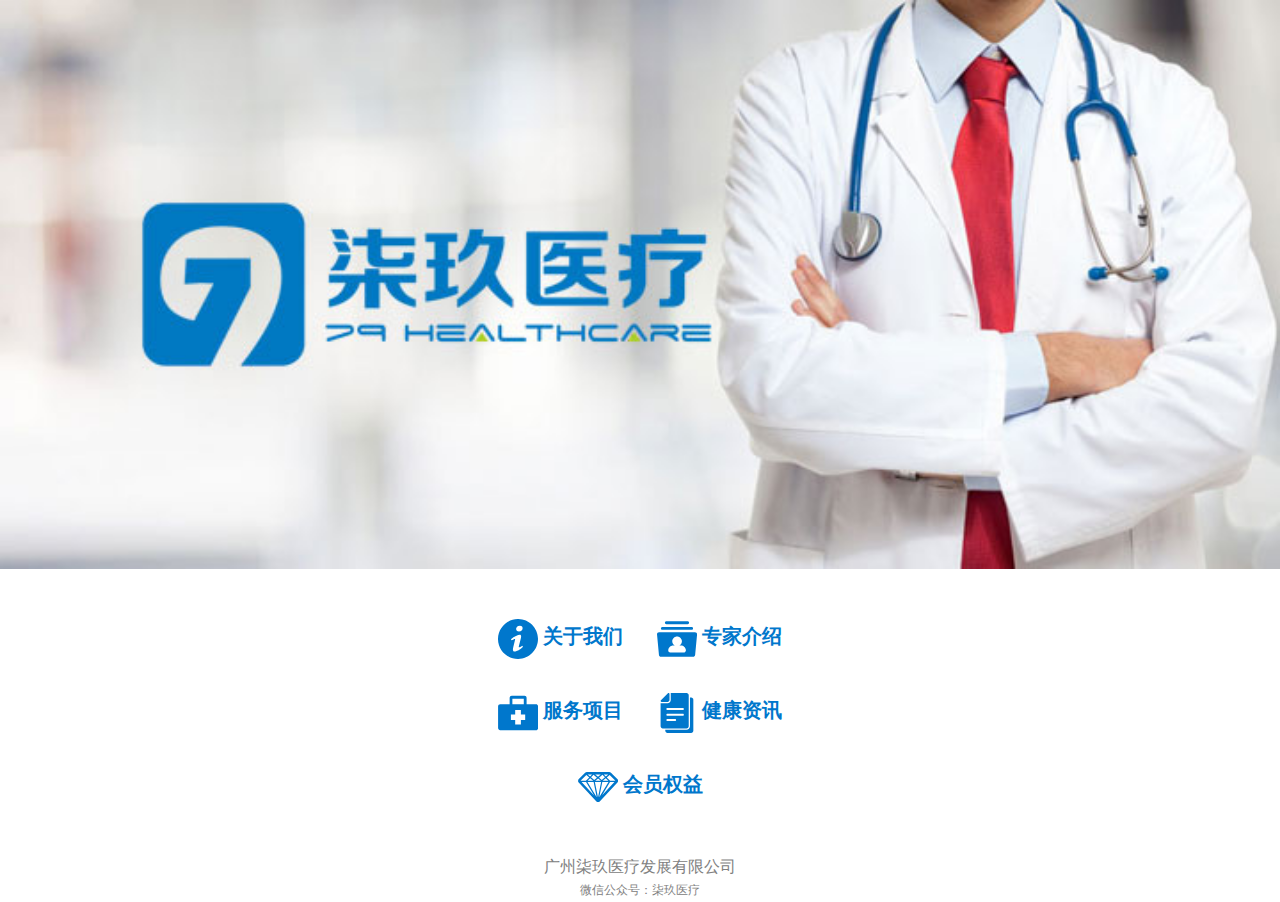
<file: index.html>
<html>
<head>
<title>柒玖医疗</title>
<meta charset="UTF-8">
<meta name="viewport" content="width=device-width,initial-scale=1,user-scalable=0">
<link rel="stylesheet" href="common.css">
<style>
body {
	margin: 0;
}
a {
	font-size: 20px;
	font-weight: bold;
	text-decoration: none;
}
svg {
	width: 2em;
	height: 2em;
	vertical-align: middle;
}
td {
	padding: 1em;
}
td a {
	color: #07c;
}
.btn {
	background: #07c;
	color: #fff;
	display: block;
	padding: 0.5em;
	text-align: center;
}
div {
	color: gray;
	text-align:center;
}
.sm {
	font-size: 75%;
	line-height: 2em;
}
</style>
</head>
<body>
<img width='100%' height='auto' src='images/banner.jpg'>
<table style='margin:2em auto'>
	<tr>
		<td><a href='about.html'><svg xmlns="http://www.w3.org/2000/svg" viewBox="0 0 512 512">
	<path fill="#07c" d="M253,0C111,2-2,118,0,259c2,141,118,254,259,253
		c141-2,254-118,253-259C510,111,394-2,253,0z M281,85
		c26,0,34,15,34,32c0,22-17,42-47,42c-25,0-36-12-36-33
		C232,109,247,85,281,85z M214,416c-18,0-31-11-18-58l20-84
		c4-13,4-19,0-19c-5,0-28,9-42,18l-9-15c43-36,93-57,114-57
		c18,0,21,21,12,53l-23,88c-4,16-2,21,2,21c5,0,23-6,40-20l10,13
		C278,400,232,416,214,416z"/>
</svg> 关于我们</a></td>
		<td><a href='doctors.html'><svg xmlns="http://www.w3.org/2000/svg" viewBox="0 0 512 512">
<path fill="#07c" d="M505,176c-5-5-12-8-19-8H26c-7,0-14,3-19,8s-7,13-7,20
	l25,264c1,13,12,23,26,23h411c13,0,24-10,26-23l25-264
	C513,189,510,182,505,176z M342,429c-0-0-0-0-0,0H170c-14,0-26-12-26-26
	c0-35,29-64,64-64h19c-19-11-32-31-32-54c0-34,28-62,62-62
	s62,28,62,62c0,23-13,44-32,54h19c34,0,62,27,64,62
	c0,1,0,1,0,2C368,418,356,429,342,429z M462,120c0,11-9,19-19,19
	H69c-11,0-19-9-19-19s9-19,19-19h374C454,100,462,109,462,120z M411,48
	c0,11-9,19-19,19H120c-11,0-19-9-19-19s9-19,19-19h271
	C402,29,411,37,411,48z"/>
</svg> 专家介绍</a></td>
	</tr>
	<tr>
		<td><a href='services.html'><svg xmlns="http://www.w3.org/2000/svg" viewBox="0 0 512 512">
    <path fill="#07c" d="m486,145h-120v-82c0-15-11-27-26-27h-164c-15,0-27,12-27,27v82h-121c-15,0-27,12-27,27v277c0,15 13,27 27,27h459c15,0 26-12 26-27v-277c0-15-11-27-26-27zm-302-73h146v73h-146v-73zm164,275h-55v55h-73v-55h-55v-73h55v-55h73v55h55v73z"/>
</svg> 服务项目</a></td>
		<td><a href='http://mp.weixin.qq.com/mp/getmasssendmsg?__biz=MzIyODI0NTk0MA==#wechat_webview_type=1&wechat_redirect'><svg xmlns="http://www.w3.org/2000/svg" viewBox="0 0 512 512">
	<path fill="#07c" d="M437,58h-15v368c0,24-20,44-44,44H226H106v14c0,16,13,28,28,28h152H437
		c16,0,28-13,28-28V86C466,71,453,58,437,58z"/>
	<path fill="#07c" d="M226,454h152c16,0,28-13,28-28V58V28c0-16-13-28-28-28H226H176v9
		c0,1,0,2,0,3v62V90c0,22-18,40-40,40h-16H59c-1,0-2-0-2-0H46v296
		c0,16,13,28,28,28h31H226L226,454z M232,358H133c-7,0-13-6-13-13c0-7,6-13,13-13h99
		c7,0,13,6,13,13C245,352,239,358,232,358z M331,290H133c-7,0-13-6-13-13c0-7,6-13,13-13
		H331c7,0,13,6,13,13C344,284,338,290,331,290z M133,191H331c7,0,13,6,13,13c0,7-6,13-13,13
		H133c-7,0-13-6-13-13C120,196,126,191,133,191z"/>
	<path fill="#07c" d="M59,114h77c0,0,0,0,0,0c13-0,23-11,24-24c0-0,0-0,0-0v-78c0-7-6-12-12-12
		c-3,0-6,1-8,4L50,93C43,101,48,114,59,114z"/>
</svg> 健康资讯</a></td>
	</tr>
	<tr>
		<td colspan='2' align='center'><a href='membership.html'><svg xmlns="http://www.w3.org/2000/svg" viewBox="0 0 512 512">
	<path fill="#07c" d="M503 155l-81-81c-6-6-14-9-23-9h-285c-8 0-17 3-23 9l-81 81c-6 6-9 15-9 23 0 8 3 15 8 21l224 239c6 7 15 11 24 11s18-4 24-11l224-239c5-6 8-14 8-22-0-8-3-16-9-22zM292 176h-71l36-30 36 30zM269 136l44-36 32 32-41 34-35-30zM208 166l-41-34 32-32 44 36-36 30zM296 192l-40 199-40-199h80zM312 192h78l-118 196 39-196zM316 176l39-33 33 33h-72zM331 96h56l-31 26-26-26zM256 126l-36-30h71l-35 30zM155 122l-31-26h56l-26 26zM156 143l39 33h-72l33-33zM200 192l39 196-118-196h79zM203 360l-157-168h57l101 168zM409 192h57l-157 168 101-168zM411 176l-43-43 37-31 74 74h-67zM107 102l37 31-43 43h-69l75-74z"/>
</svg> 会员权益</a></td>
	</tr>
</table>
<div>广州柒玖医疗发展有限公司</div>
<div class='sm'>微信公众号：柒玖医疗</div>
<!--
<div class='sm'>地址：广州市白云区龙归攀龙创意园A栋401-411室</div>
<div class='sm'>网址：www.79healthcare.com</div>
<a class='btn' href='tel:02036480324'><svg xmlns="http://www.w3.org/2000/svg" viewBox="0 0 512 512">
<path fill="#fff" d="M473,424l-72-91c-10-13-28-15-41-5l-28,22
	c-13,10-67,16-123-54c-55-70-38-121-25-131l28-22
	c13-10,15-28,5-41L146,11C136-2,118-4,105,6c0,0-28,22-28,22
	c-39,32-53,87-40,154c12,59,43,122,88,180c45,58,100,103,154,128
	c63,29,121,28,161-4c0-0,0-0,0-0l28-22
	C481,456,483,437,473,424z"/>
</svg> 联系我们：020 3648 0324</a>
-->
</body>
</html>
</file>
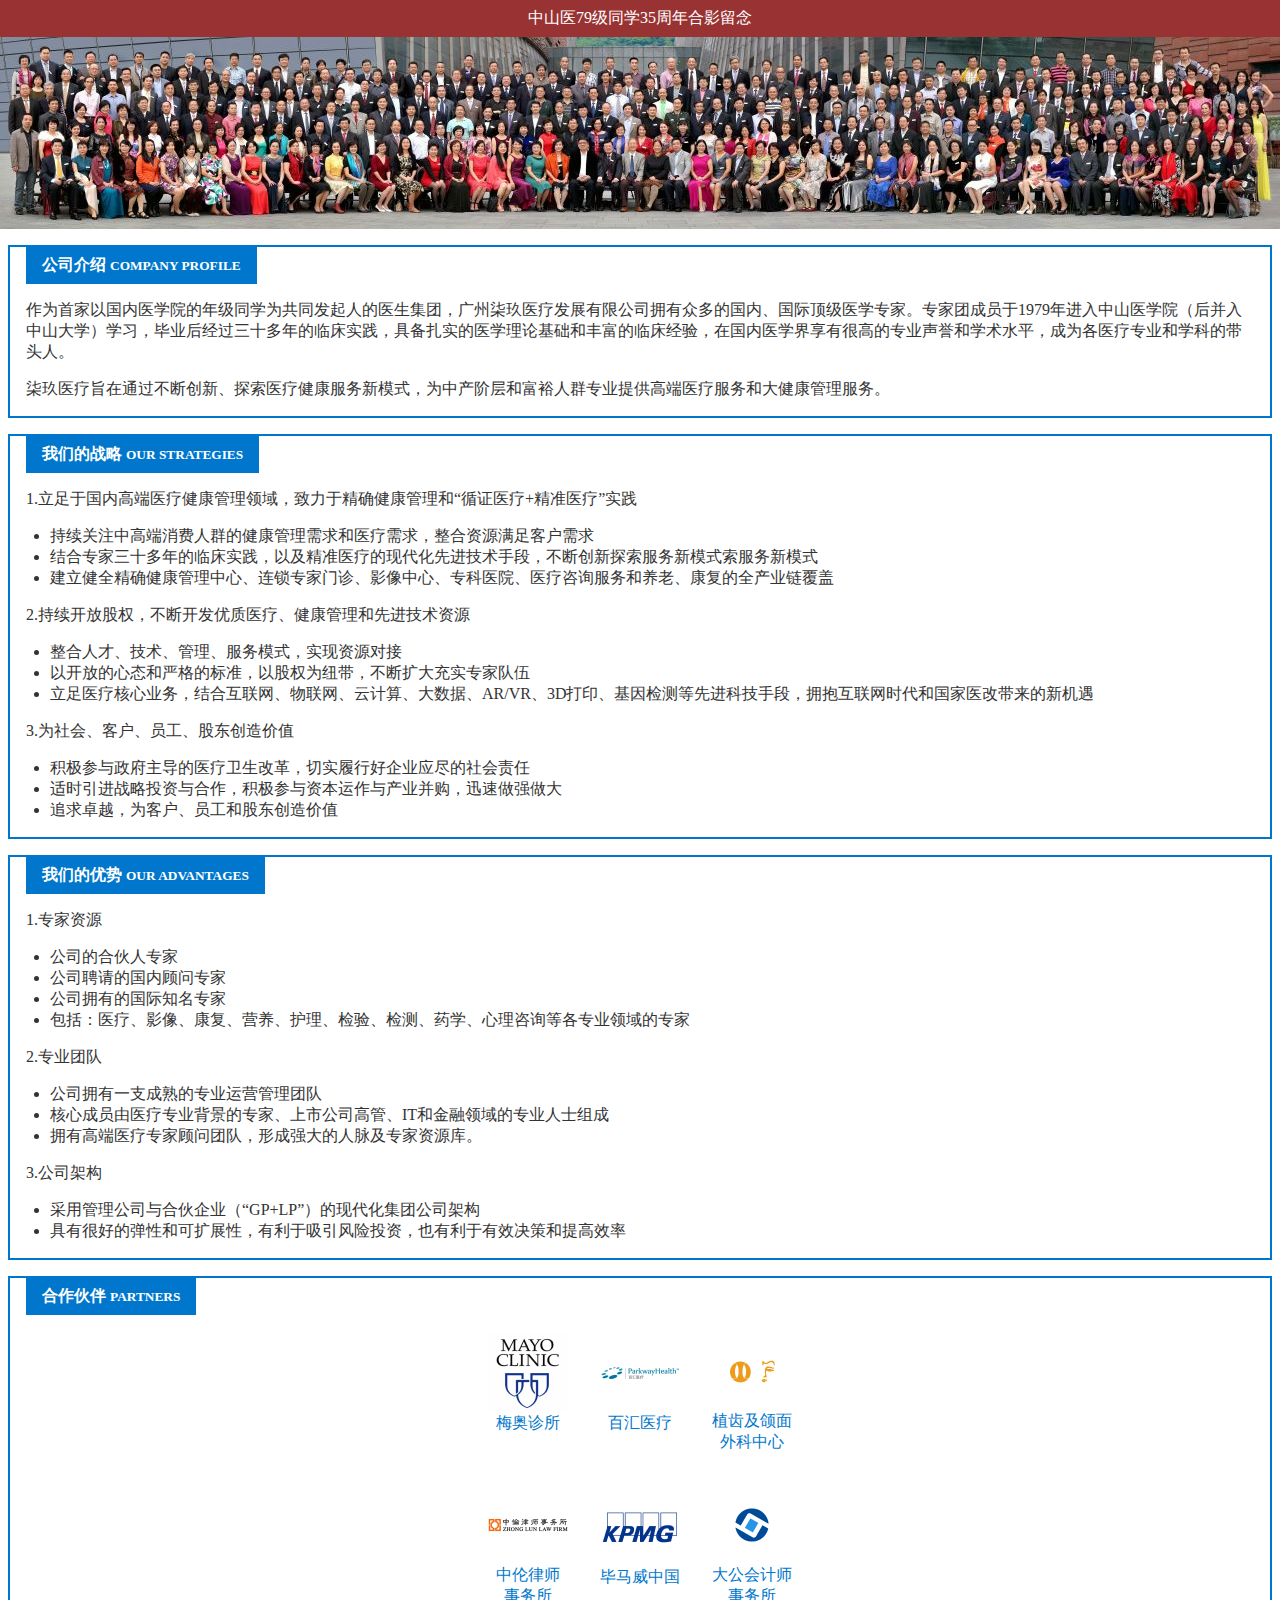
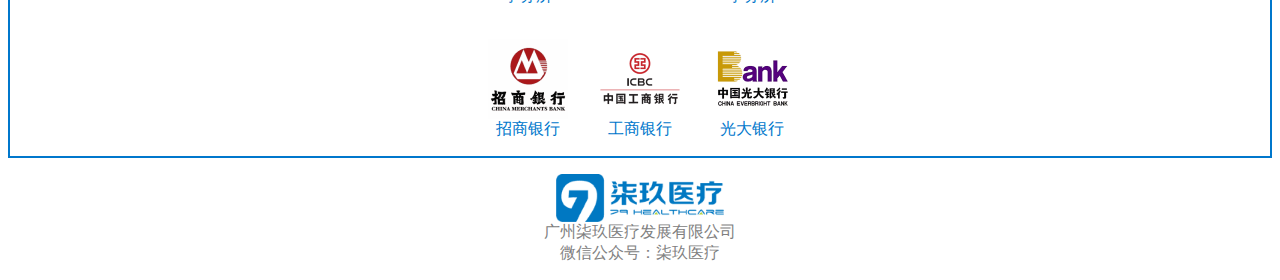
<file: about.html>
<!DOCTYPE html>
<html>
<head>
<title>关于我们</title>
<meta charset="UTF-8">
<meta name="viewport" content="width=device-width,initial-scale=1,user-scalable=0">
<link rel="stylesheet" href="common.css">
<style>
body {
	margin: 0;
}
section {
	border: 2px solid #07c;
	margin: 1em 0.5em;
}
header {
	background: #07c;
	color: #fff;
	display: inline-block;
	font-weight: bold;
	margin-left: 1em;
	padding: 0.5em 1em;
}
p {
	margin: 1em;
}
table {
	color: #07c;
	margin: 0 auto;
}
td {
	padding: 1em;
	text-align: center;
}
td img {
	width: 5em;
	height: 5em;
	display: block;
}
</style>
</head>
<body>
<div style='background:#933;color:#fff;padding:0.5em;text-align:center;'>中山医79级同学35周年合影留念</div>
<img src='images/alumni.jpg' width='100%' height='auto'>

<section><header>公司介绍
<small>COMPANY PROFILE</small></header>
<p>作为首家以国内医学院的年级同学为共同发起人的医生集团，广州柒玖医疗发展有限公司拥有众多的国内、国际顶级医学专家。专家团成员于1979年进入中山医学院（后并入中山大学）学习，毕业后经过三十多年的临床实践，具备扎实的医学理论基础和丰富的临床经验，在国内医学界享有很高的专业声誉和学术水平，成为各医疗专业和学科的带头人。</p>
<p>柒玖医疗旨在通过不断创新、探索医疗健康服务新模式，为中产阶层和富裕人群专业提供高端医疗服务和大健康管理服务。</p>
</section>

<section><header>我们的战略
<small>OUR STRATEGIES</small></header>
<p>1.立足于国内高端医疗健康管理领域，致力于精确健康管理和“循证医疗+精准医疗”实践
<ul>
<li>持续关注中高端消费人群的健康管理需求和医疗需求，整合资源满足客户需求</li>
<li>结合专家三十多年的临床实践，以及精准医疗的现代化先进技术手段，不断创新探索服务新模式索服务新模式</li>
<li>建立健全精确健康管理中心、连锁专家门诊、影像中心、专科医院、医疗咨询服务和养老、康复的全产业链覆盖</li>
</ul>
</p>
<p>2.持续开放股权，不断开发优质医疗、健康管理和先进技术资源
<ul>
<li>整合人才、技术、管理、服务模式，实现资源对接</li>
<li>以开放的心态和严格的标准，以股权为纽带，不断扩大充实专家队伍</li>
<li>立足医疗核心业务，结合互联网、物联网、云计算、大数据、AR/VR、3D打印、基因检测等先进科技手段，拥抱互联网时代和国家医改带来的新机遇</li>
</ul>
</p>
<p>3.为社会、客户、员工、股东创造价值
<ul>
<li>积极参与政府主导的医疗卫生改革，切实履行好企业应尽的社会责任</li>
<li>适时引进战略投资与合作，积极参与资本运作与产业并购，迅速做强做大</li>
<li>追求卓越，为客户、员工和股东创造价值</li>
</ul>
</p>
</section>

<section><header>我们的优势
<small>OUR ADVANTAGES</small></header>
<p>1.专家资源
<ul>
<li>公司的合伙人专家</li>
<li>公司聘请的国内顾问专家</li>
<li>公司拥有的国际知名专家</li>
<li>包括：医疗、影像、康复、营养、护理、检验、检测、药学、心理咨询等各专业领域的专家</li>
</ul>
</p>
<p>2.专业团队
<ul>
<li>公司拥有一支成熟的专业运营管理团队</li>
<li>核心成员由医疗专业背景的专家、上市公司高管、IT和金融领域的专业人士组成</li>
<li>拥有高端医疗专家顾问团队，形成强大的人脉及专家资源库。</li>
</ul>
</p>
<p>3.公司架构
<ul>
<li>采用管理公司与合伙企业（“GP+LP”）的现代化集团公司架构</li>
<li>具有很好的弹性和可扩展性，有利于吸引风险投资，也有利于有效决策和提高效率</li>
</ul>
</p>
</section>

<section><header>合作伙伴
<small>PARTNERS</small></header>
<table cellpadding='0' cellspacing='0'>
<tr><td><img src='images/logo/mayo.png'>梅奥诊所<br>&nbsp;</td><td><img src='images/logo/parkway.png'>百汇医疗<br>&nbsp;</td><td><img src='images/logo/dimc.png'>植齿及颌面<br>外科中心</td></tr>
<tr><td><img src='images/logo/zhonglun.png'>中伦律师<br>事务所</td><td><img src='images/logo/kpmg.png'>毕马威中国<br>&nbsp;</td><td><img src='images/logo/dagong.png'>大公会计师<br>事务所</td></tr>
<tr><td><img src='images/logo/cmb.png'>招商银行</td><td><img src='images/logo/icbc.png'>工商银行</td><td><img src='images/logo/ceb.png'>光大银行</td></tr>
</table>
</section>

<p style='color:gray;text-align:center;'><img src='images/logo.png' style='height:3em;width:auto;'><br>广州柒玖医疗发展有限公司<br>微信公众号：柒玖医疗
<!--
<div class='sm'>地址：广州市白云区龙归攀龙创意园A栋401-411室</div>
<div class='sm'>网址：www.79healthcare.com</div>
-->
</p>
</body>
</html>
</file>
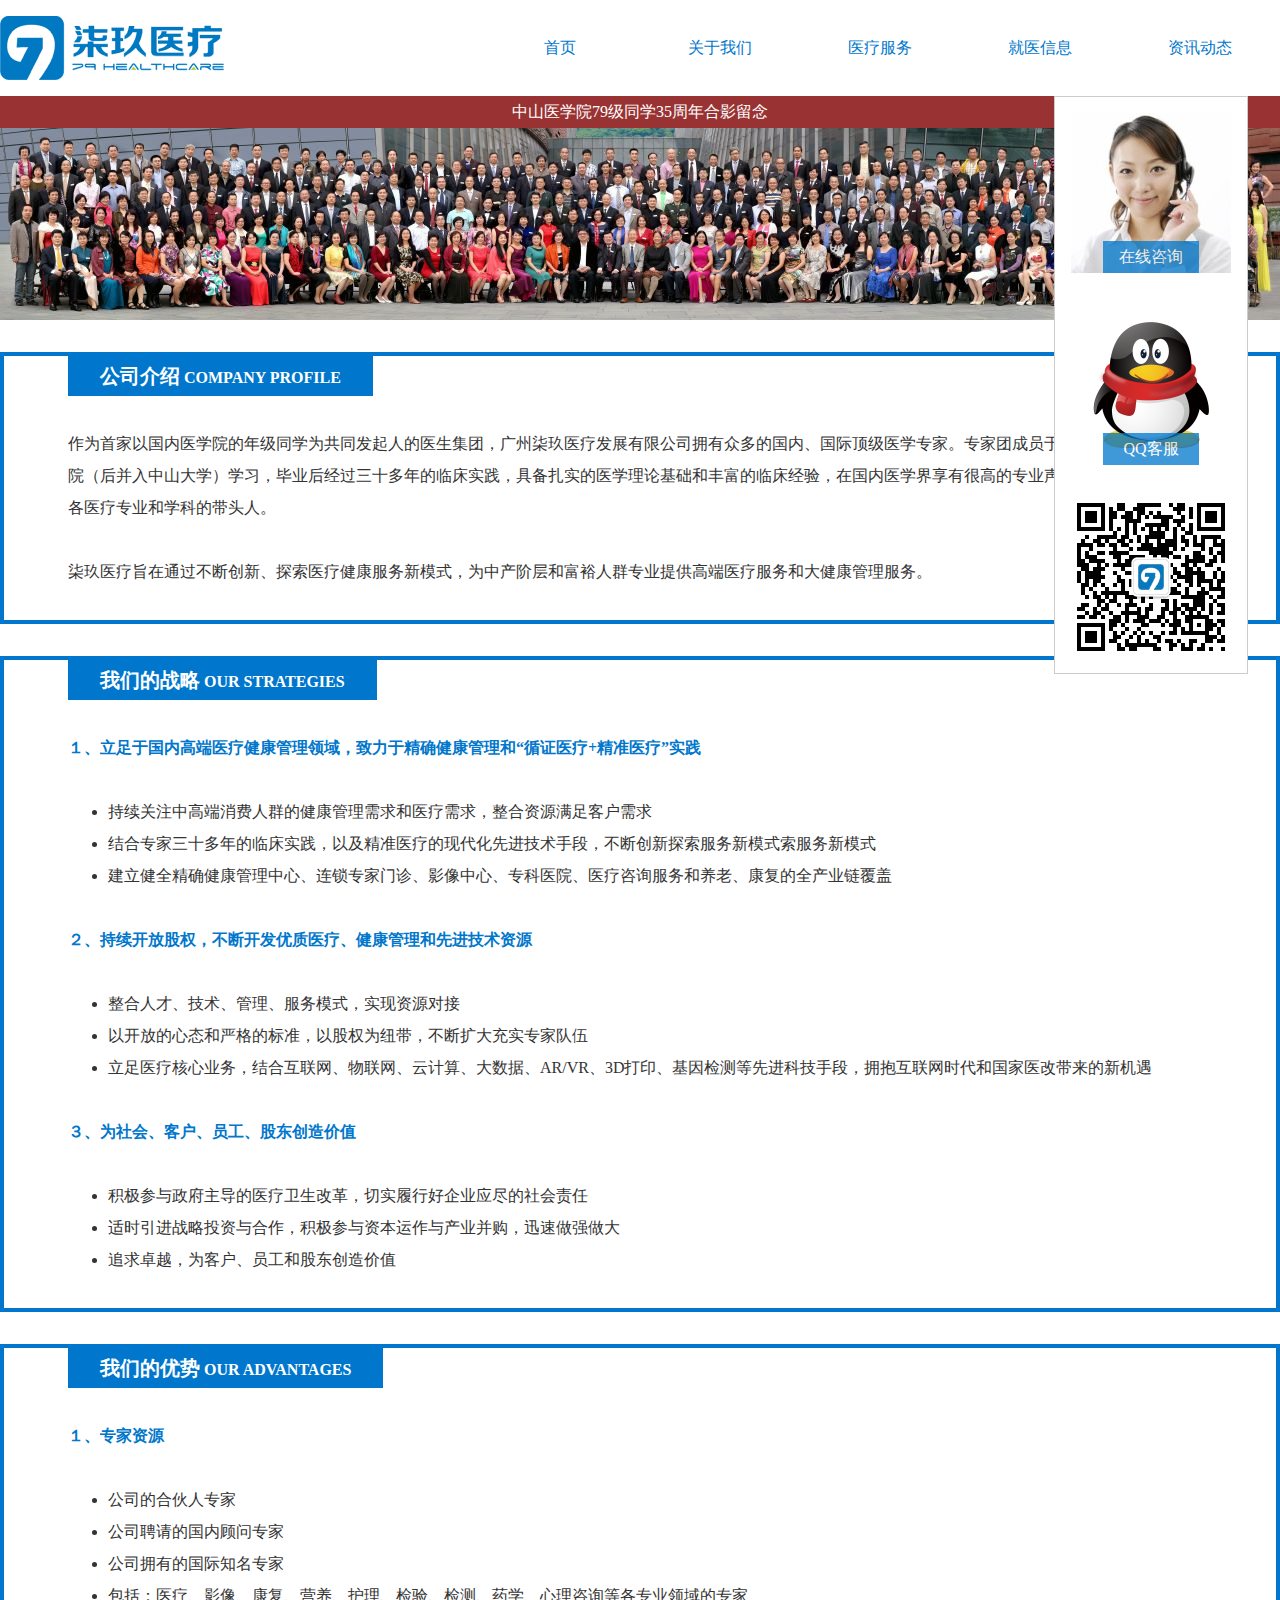
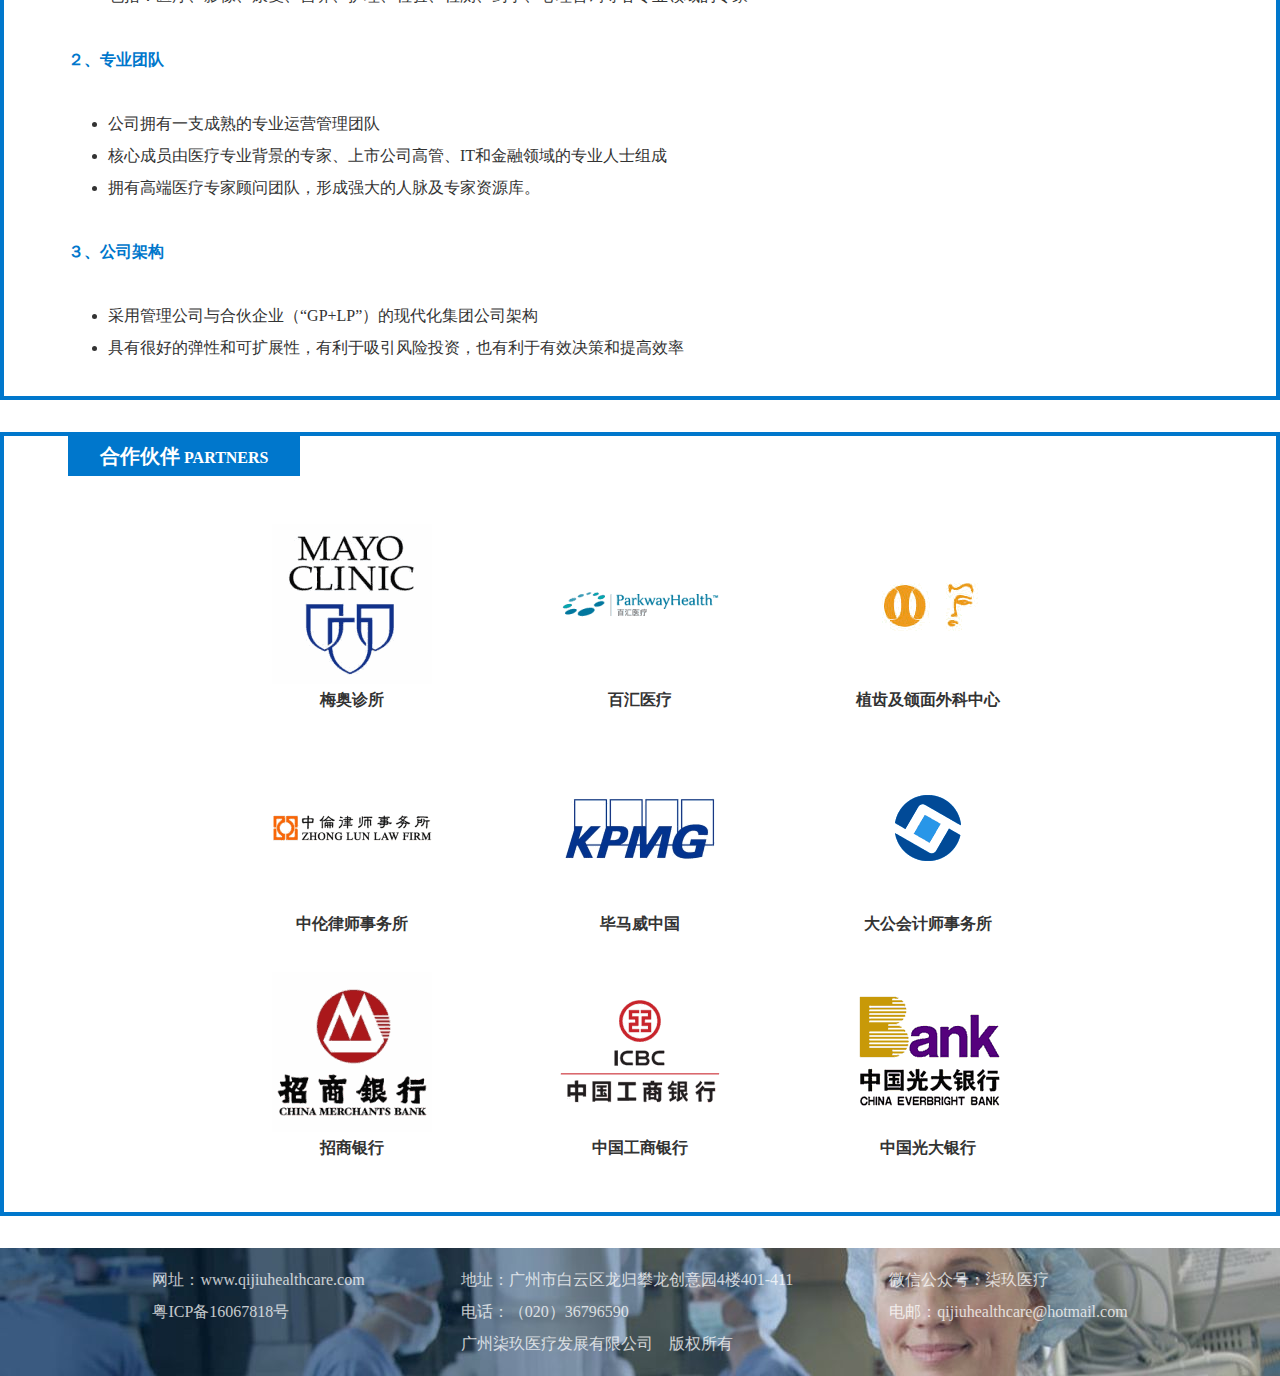
<file: d-about.html>
<!DOCTYPE html>
<html>
<head>
<title>关于我们</title>
<meta charset="UTF-8">
<script src='http://ajax.aspnetcdn.com/ajax/jQuery/jquery-1.12.3.min.js'></script>
<link rel="stylesheet" href="d-common.css">
<style>
big {
	font-size: 125%;
}
small {
	font-size: 75%;
}
.section {
	border: 4px solid #07c;
	margin: 2em 0;
}
.header {
	background: #07c;
	color: #fff;
	display: inline-block;
	font-weight: bold;
	margin-left: 4em;
	padding: 0 2em;
}
.section p {
	margin: 2em 4em;
}
#partners table {
	font-weight: bold;
	text-align: center;
	margin: 2em auto;
}
#partners td {
	padding: 1em 4em;
}
#partners img {
	display: block;
}
ul {
	margin: 1em 4em;
}
b {
	color: #07c;
}
</style>
</head>
<body>
<script src='header.js'></script>
<div style='background:#933;color:#fff;text-align:center;'>中山医学院79级同学35周年合影留念</div>
<img src='images/alumni.jpg'>

<div class='section'><div class='header'><big>公司介绍</big>
COMPANY PROFILE</div>
<p>作为首家以国内医学院的年级同学为共同发起人的医生集团，广州柒玖医疗发展有限公司拥有众多的国内、国际顶级医学专家。专家团成员于1979年进入中山医学院（后并入中山大学）学习，毕业后经过三十多年的临床实践，具备扎实的医学理论基础和丰富的临床经验，在国内医学界享有很高的专业声誉和学术水平，成为各医疗专业和学科的带头人。</p>
<p>柒玖医疗旨在通过不断创新、探索医疗健康服务新模式，为中产阶层和富裕人群专业提供高端医疗服务和大健康管理服务。</p>
</div>

<div class='section'><div class='header'><big>我们的战略</big>
OUR STRATEGIES</div>
<p><b>１、立足于国内高端医疗健康管理领域，致力于精确健康管理和“循证医疗+精准医疗”实践</b>
<ul>
<li>持续关注中高端消费人群的健康管理需求和医疗需求，整合资源满足客户需求</li>
<li>结合专家三十多年的临床实践，以及精准医疗的现代化先进技术手段，不断创新探索服务新模式索服务新模式</li>
<li>建立健全精确健康管理中心、连锁专家门诊、影像中心、专科医院、医疗咨询服务和养老、康复的全产业链覆盖</li>
</ul>
</p>
<p><b>２、持续开放股权，不断开发优质医疗、健康管理和先进技术资源</b>
<ul>
<li>整合人才、技术、管理、服务模式，实现资源对接</li>
<li>以开放的心态和严格的标准，以股权为纽带，不断扩大充实专家队伍</li>
<li>立足医疗核心业务，结合互联网、物联网、云计算、大数据、AR/VR、3D打印、基因检测等先进科技手段，拥抱互联网时代和国家医改带来的新机遇</li>
</ul>
</p>
<p><b>３、为社会、客户、员工、股东创造价值</b>
<ul>
<li>积极参与政府主导的医疗卫生改革，切实履行好企业应尽的社会责任</li>
<li>适时引进战略投资与合作，积极参与资本运作与产业并购，迅速做强做大</li>
<li>追求卓越，为客户、员工和股东创造价值</li>
</ul>
</p>
</div>

<div class='section'><div class='header'><big>我们的优势</big>
OUR ADVANTAGES</div>
<p><b>１、专家资源</b>
<ul>
<li>公司的合伙人专家</li>
<li>公司聘请的国内顾问专家</li>
<li>公司拥有的国际知名专家</li>
<li>包括：医疗、影像、康复、营养、护理、检验、检测、药学、心理咨询等各专业领域的专家</li>
</ul>
</p>
<p><b>２、专业团队</b>
<ul>
<li>公司拥有一支成熟的专业运营管理团队</li>
<li>核心成员由医疗专业背景的专家、上市公司高管、IT和金融领域的专业人士组成</li>
<li>拥有高端医疗专家顾问团队，形成强大的人脉及专家资源库。</li>
</ul>
</p>
<p><b>３、公司架构</b>
<ul>
<li>采用管理公司与合伙企业（“GP+LP”）的现代化集团公司架构</li>
<li>具有很好的弹性和可扩展性，有利于吸引风险投资，也有利于有效决策和提高效率</li>
</ul>
</p>
</div>

<div id='partners' class='section'><div class='header'><big>合作伙伴</big>
PARTNERS</div>
<table cellpadding='0' cellspacing='0'>
<tr><td><img src='images/logo/mayo.png'>梅奥诊所</td><td><img src='images/logo/parkway.png'>百汇医疗</td><td><img src='images/logo/dimc.png'>植齿及颌面外科中心</td></tr>
<tr><td><img src='images/logo/zhonglun.png'>中伦律师事务所</td><td><img src='images/logo/kpmg.png'>毕马威中国</td><td><img src='images/logo/dagong.png'>大公会计师事务所</td></tr>
<tr><td><img src='images/logo/cmb.png'>招商银行</td><td><img src='images/logo/icbc.png'>中国工商银行</td><td><img src='images/logo/ceb.png'>中国光大银行</td></tr>
</table>
</div>

<script src='footer.js'></script>
</body>
</html>
</file>
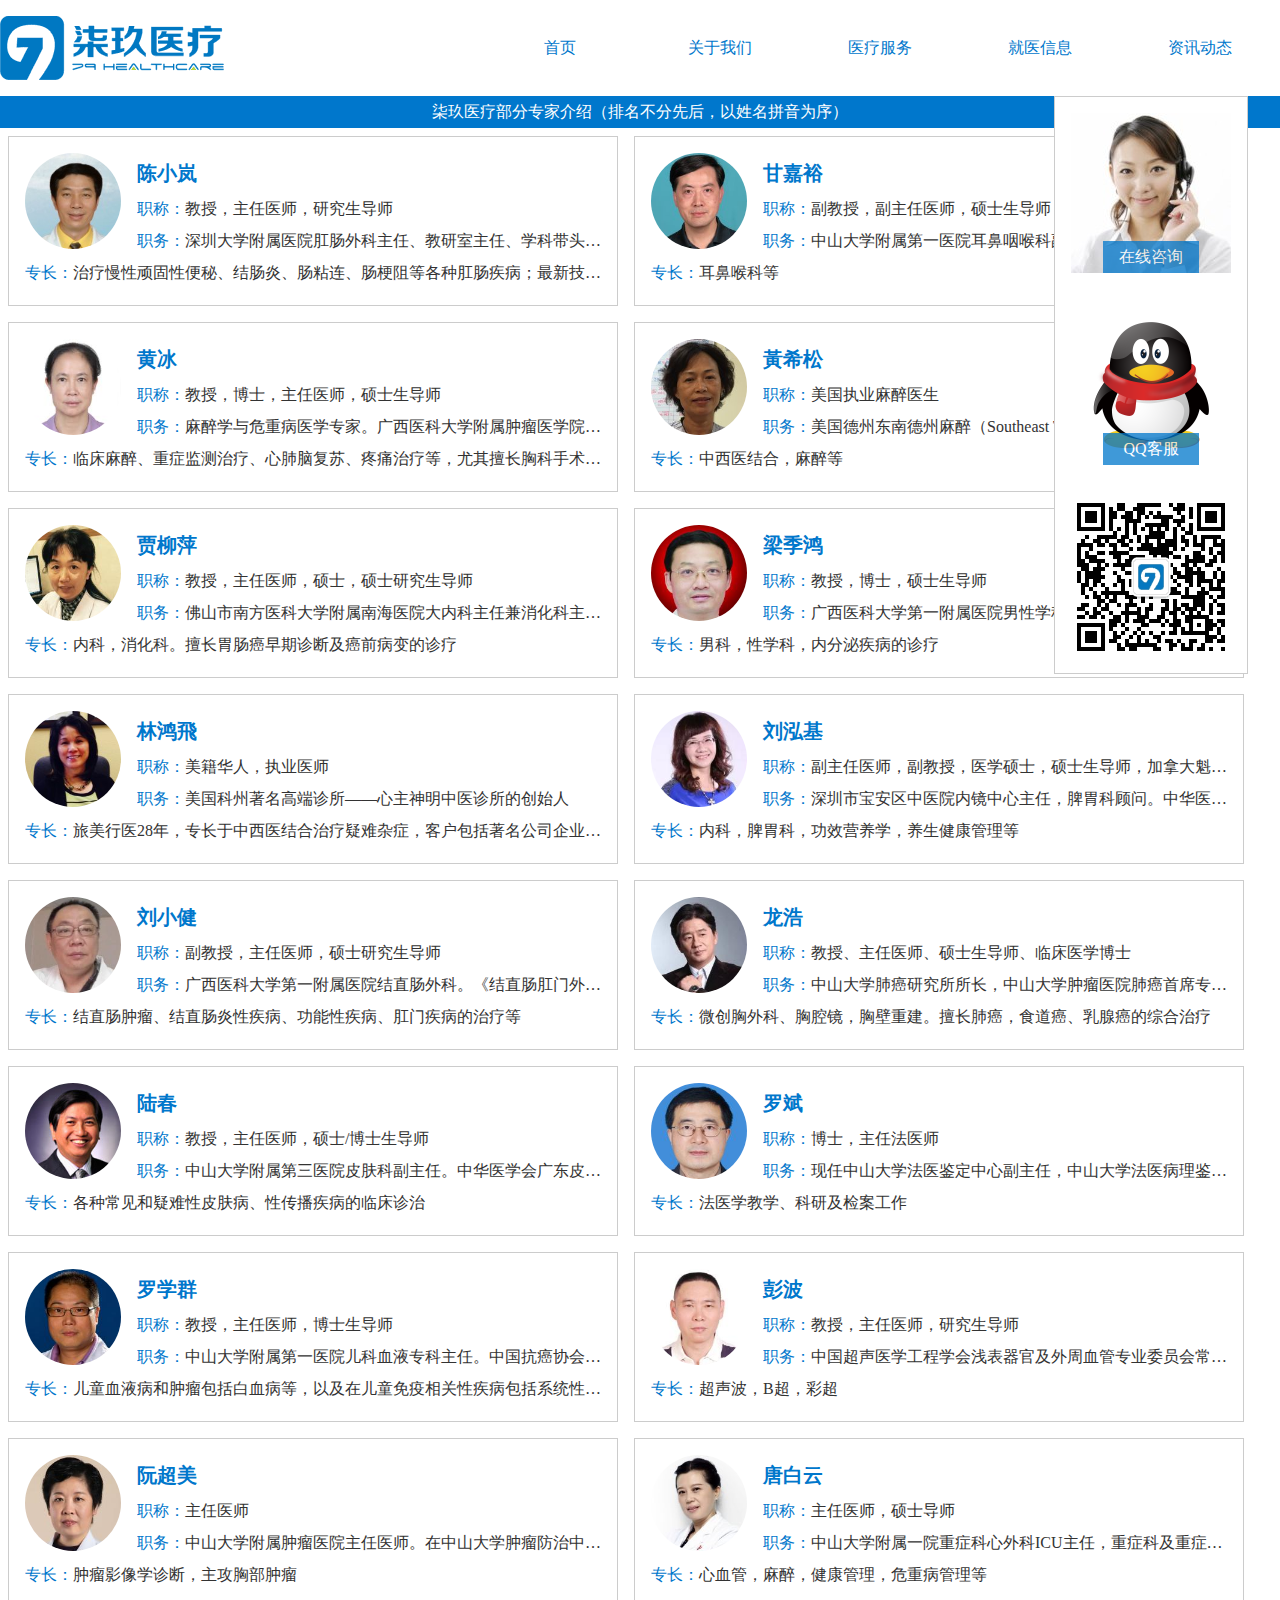
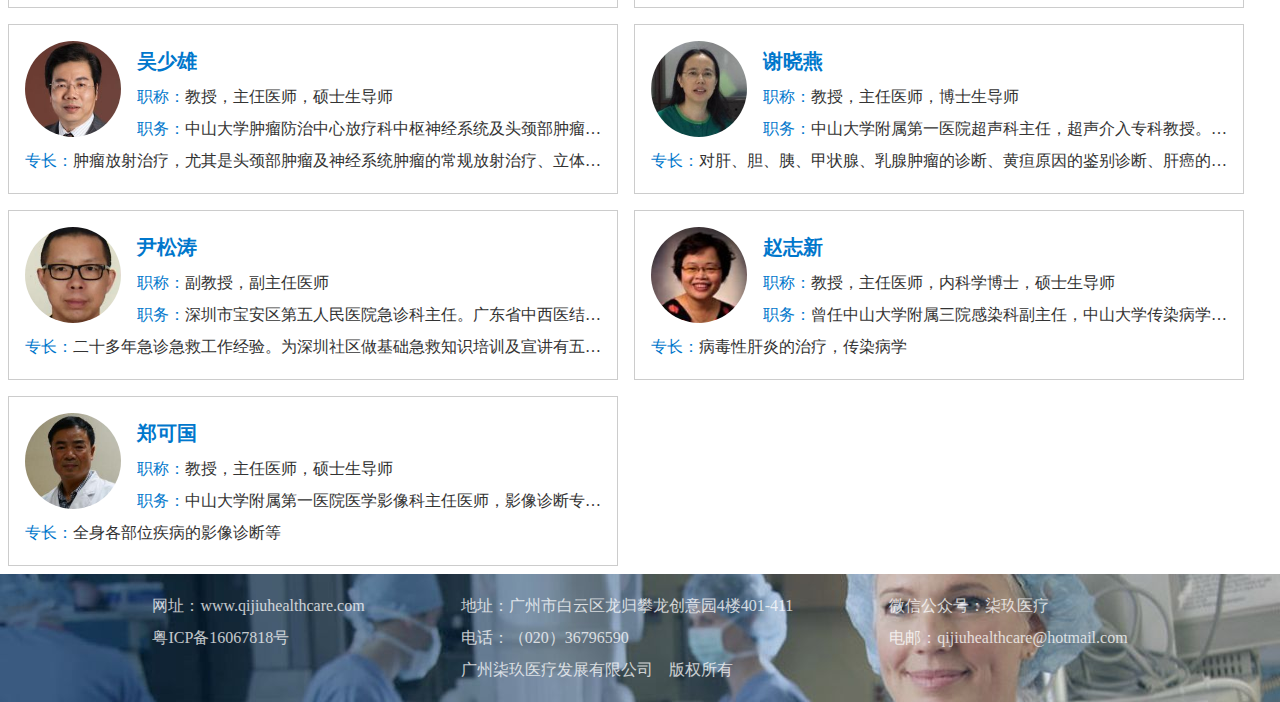
<file: d-doctors.html>
<!DOCTYPE html>
<html>
<head>
<title>关于我们</title>
<meta charset="UTF-8">
<script src="jquery-1.4.4.min.js" type="text/javascript"></script>
<link rel="stylesheet" href="d-common.css">
<link rel="stylesheet" href="reveal.css">
<style>
#list {
	margin: 0 auto;
}
#list .it {
	border: 1px solid #ccc;
	display: inline-block;
	margin: 0.5em;
	padding: 1em;
	width: 36em;
}
#list .tn {
	border-radius: 3em;
	float: left;
	width: auto;
	height: 6em;
	margin-right: 1em;
}
b {
	color: #07c;
	display: block;
	font-size: 125%;
}
i {
	color: #07c;
	font-style: normal;
}
#list > div > div {
	overflow: hidden;
	text-overflow: ellipsis;
	white-space: nowrap;
}
#modal {
	background: #fff url('images/modal.jpg');
	background-size: cover;
	width: 800px;
	height: 500px;
}
#modal .tn {
	border-radius: 3em;
	width: auto;
	height: 6em;
	display: block;
	margin: 0 auto;
}
#modal b {
	text-align: center;
}
#modal > div > div {
	margin-top: 1em;
}
.show-modal #modal {
	display: block;
}
</style>
</head>
<body>
<script src='header.js'></script>
<div id='list'><div style='background:#07c;color:#fff;text-align:center;'>柒玖医疗部分专家介绍（排名不分先后，以姓名拼音为序）</div></div><div class='reveal-modal' id='modal'></div>
<script src='footer.js'></script>
<script>
var data = {
	chenxiaolan: ['陈小岚', '教授，主任医师，研究生导师', '深圳大学附属医院肛肠外科主任、教研室主任、学科带头人。中华医学会结直肠肛门外科全国委员，中国中医药肛肠专业委员会常务委员和广东省副主委，中国中西医结合学会大肠肛门病专业委员会全国委员。中国医师协会肿瘤外科医师学会全国委员', '治疗慢性顽固性便秘、结肠炎、肠粘连、肠梗阻等各种肛肠疾病；最新技术开展各种高难复杂微创肛肠手术'],
	ganjiayu: ['甘嘉裕', '副教授，副主任医师，硕士生导师', '中山大学附属第一医院耳鼻咽喉科副主任医师，中山一院惠亚分院耳鼻喉科主任，广东省生物医学工程协会耳鼻喉科分会副主任委员，广东省变态反应学会委员，中国民主促进会广东省中山大学分会副主任委员，广州市民政局社会组织评估专家组成员', '耳鼻喉科等'],
	huangbing: ['黄冰', '教授，博士，主任医师，硕士生导师', '麻醉学与危重病医学专家。广西医科大学附属肿瘤医学院麻醉学教研室主任兼麻醉科主任、重症医学科主任。中国医师协会麻醉学医师分会委员，广西医学会麻醉学分会副主任委员、重症医学分会副主任委员；《肿瘤防治与研究》杂志编委，《中国癌症防治杂志》编委', '临床麻醉、重症监测治疗、心肺脑复苏、疼痛治疗等，尤其擅长胸科手术麻醉的相关研究'],
	huangxisong: ['黃希松', '美国执业麻醉医生', '美国德州东南德州麻醉（Southeast Texas Anesthesia）合伙人', '中西医结合，麻醉等'],
	jialiuping: ['贾柳萍', '教授，主任医师，硕士，硕士研究生导师', '佛山市南方医科大学附属南海医院大内科主任兼消化科主任。中华医学会广东省消化病学委员，广东省消化内镜学生委员，佛山市消化病学会副主任委员，广东省消化医师协会委员，广东省消化内镜学会委员', '内科，消化科。擅长胃肠癌早期诊断及癌前病变的诊疗'],
	liangjihong: ['梁季鸿', '教授，博士，硕士生导师', '广西医科大学第一附属医院男性学科主任，中华医学会男科学分会全国委员，中国性学会常务理事、男性生殖医学分会副主任委员，广西男科学会主任委员，广西亚健康科学技术研究会副会长、生殖与性健康专业委员会主任委员，广西营养医师学会副会长，广西中西医男科学会副主任委员，首批（中国）十大男性健康科普专家，中国男科专家联盟发起人和核心专家，《中华男科杂志》编委，广西青年科技奖获得者，科研和产品获医疗器械注册证以及国家专利9项', '男科，性学科，内分泌疾病的诊疗'],
	linfeihong: ['林鸿飛', '美籍华人，执业医师', '美国科州著名高端诊所——心主神明中医诊所的创始人', '旅美行医28年，专长于中西医结合治疗疑难杂症，客户包括著名公司企业家和高层人士，野马足球队的球员和教练，奥林匹克运动员，资深政治家和大学教授等等'],
	liuhongji: ['刘泓基', '副主任医师，副教授，医学硕士，硕士生导师，加拿大魁北克省认证自然疗法师，国家功效营养师', '深圳市宝安区中医院内镜中心主任，脾胃科顾问。中华医学会广西内镜分会第四届专业委员会副主任委员，深圳市中医药学会消化病专业委员会常务委员', '内科，脾胃科，功效营养学，养生健康管理等'],
	liuxiaojian: ['刘小健', '副教授，主任医师，硕士研究生导师', '广西医科大学第一附属医院结直肠外科。《结直肠肛门外科》杂志编委', '结直肠肿瘤、结直肠炎性疾病、功能性疾病、肛门疾病的治疗等'],
	longhao: ['龙浩', '教授、主任医师、硕士生导师、临床医学博士', '中山大学肺癌研究所所长，中山大学肿瘤医院肺癌首席专家，中山大学肺癌专家委员会主任、首席专家，中山大学肿瘤医院胸科副主任，中山大学肿瘤医院临床医学科学家，广东省乳腺癌专业委员会副主任委员，广东省微创外科协会委员，中国医师协会胸科医师分会肺癌专家委员会委员，‘Thoracic Cancer’编委', '微创胸外科、胸腔镜，胸壁重建。擅长肺癌，食道癌、乳腺癌的综合治疗'],
	luchun: ['陆春', '教授，主任医师，硕士/博士生导师', '中山大学附属第三医院皮肤科副主任。中华医学会广东皮肤性病学分会副主任委员，中国医师学会广东省皮肤性病学分会常委。《皮肤性病学诊疗学杂志》编委', '各种常见和疑难性皮肤病、性传播疾病的临床诊治'],
	luobin: ['罗斌', '博士，主任法医师', '现任中山大学法医鉴定中心副主任，中山大学法医病理鉴定室主任（十家国家级司法鉴定机构之一），中国法医学会病理学专业委员会副主任委员，中国合格评定国家认可委员会、国家法庭科学/司法鉴定机构资质认定技术评审员，中华医学会心血管病理学组委员，广东省法医学会常务理事，民盟广东省第十三届社会和法制委员会副主任，中华医学会、广东省医学会、广州市医学会三级医疗事故技术鉴定专家，中华医学会、广东省、广州市预防接种异常反应调查诊断专家组成员，广东省司法厅司法鉴定专家委员会委员，广州市公安局法医学顾问专家，国家自然科学基金评审专家，广东省医学会医事法学分会常委', '法医学教学、科研及检案工作'],
	luoxuequn: ['罗学群', '教授，主任医师，博士生导师', '中山大学附属第一医院儿科血液专科主任。中国抗癌协会小儿肿瘤专业委员会常务委员，广东抗癌协会小儿肿瘤专业委员会候任主委，广东医学会儿科分会委员兼免疫学组副组长，广东医学会罕见病分会常委，华南地区儿童急性早幼粒细胞白血病诊疗协作组负责人', '儿童血液病和肿瘤包括白血病等，以及在儿童免疫相关性疾病包括系统性红斑狼疮，幼年特发性关节炎，肺含铁血黄素沉着症等的诊治有较高的造诣'],
	pengbo: ['彭波', '教授，主任医师，研究生导师', '中国超声医学工程学会浅表器官及外周血管专业委员会常务委员，深圳市超声医学工程学会常务委员，深圳市医师协会超声医师分会常务委员，广东省医师协会超声分会委员，深圳市医学会超声专业委员会委员', '超声波，B超，彩超'],
	ruanchaomei: ['阮超美', '主任医师', '中山大学附属肿瘤医院主任医师。在中山大学肿瘤防治中心影像与微创介入中心CT、MR室工作。拥有多项科研成果和论著', '肿瘤影像学诊断，主攻胸部肿瘤'],
	tangbaiyun: ['唐白云', '主任医师，硕士导师', '中山大学附属一院重症科心外科ICU主任，重症科及重症科教研室副主任，广东省重症医学会心脏重症分会副主委，广东省健康管理学会危重医学专业委员会副主委，广东省ICU危重质控中心副主任，广东省医学会危重病管理委员会委员，中国胸心血管麻醉学会心血管外科围术分会常委，中国危重病学会心血管重症分会委员', '心血管，麻醉，健康管理，危重病管理等'],
	wushaoxiong: ['吴少雄', '教授，主仼医师，硕士生导师', '中山大学肿瘤防治中心放疗科中枢神经系统及头颈部肿瘤主诊教授。广东省抗癌协会放疗专业委员会主任委员，广州抗癌协会放射肿瘤学会副主任委员，广州抗癌协会神经肿瘤学会副主任委员，广东省胸部肿瘤防治研究会脑转移专业委员会副主任委员，中国临床肿瘤协会（CSCO）脑转移癌专家委员会委员，泛珠江区域肿瘤放射治疗协作组委员，《中国神经肿瘤杂志》编委，《中华放射医学与防护杂志》审稿专家，《中华临床医师杂志》审稿专家', '肿瘤放射治疗，尤其是头颈部肿瘤及神经系统肿瘤的常规放射治疗、立体定向及适形放射治疗等'],
	xiexiaoyan: ['谢晓燕', '教授，主任医师，博士生导师', '中山大学附属第一医院超声科主任，超声介入专科教授。广东省超声诊断与介入治疗研究中心主任，中山大学超声诊断与超声介入研究中心副主任，中国医师协会超声医师分会副主任委员，中国影像技术协会超声分会介入委员会副主任委员，中国影像技术协会超声分会器官移植委员会副主任委员，广东省医师协会超声医师分会主任委员，中华医学会超声分会介入超声专业委员副组长，广东省医学会超声分会副主任委员，广东省医学工程学会副会长', '对肝、胆、胰、甲状腺、乳腺肿瘤的诊断、黄疸原因的鉴别诊断、肝癌的超声引导下治疗和肝肾移植并发症的影像学检查进行了长期的研究，特别擅长肝胆疑难病例的超声造影和超声引导下肿瘤微波消融、射频消融、激光消融和粒子植入治疗'],
	yinsongtao: ['尹松涛', '副教授，副主任医师', '深圳市宝安区第五人民医院急诊科主任。广东省中西医结合灾害医学专业委员会委员，深圳市急诊医学专业委员会委员，深圳市宝安区急诊医学专业委员会副主委，美国AHA BLS', '二十多年急诊急救工作经验。为深圳社区做基础急救知识培训及宣讲有五年时间，每年讲课40场左右，受众约1万人次'],
	zhaozhixin: ['赵志新', '教授，主任医师，内科学博士，硕士生导师', '曾任中山大学附属三院感染科副主任，中山大学传染病学8年制课程负责人，广东省肝脏学会肝炎专业委员会主委，广东省医学会感染病学和寄生虫病分会常委，国家级精品课程（传染病学）、国家级双语师范课程（传染病学）教育部来华留学示范课程的骨干教师', '病毒性肝炎的治疗，传染病学'],
	zhengkeguo: ['郑可国', '教授，主任医师，硕士生导师', '中山大学附属第一医院医学影像科主任医师，影像诊断专科副主任。广东省医学会放射学分会腹部学组副组长，广东省肝脏病学会影像诊断专业委员会常委，广东省辐射防护协会医学辐射防护专业委员会委员，广东省抗癌协会肿瘤影像与介入诊治专业委员会委员，影像诊断与介入放射学杂志编委', '全身各部位疾病的影像诊断等'],
};
var s = '';
for (var k in data) {
	var a = data[k];
	s += "<div id='" + k + "' class='it'><img class='tn' src='photos/" + k + ".jpg'><b>" + a[0] + "</b><div><i>职称：</i>" + a[1];
	s += "</div><div><i>职务：</i>" + a[2] + "</div><div><i>专长：</i>" + a[3] + "</div></div>";
}
var list = document.getElementById('list'), modal = document.getElementById('modal');
list.innerHTML += s;
list.onclick = function(event) {
	var e = event ? event.target : window.event.srcElement;
	while (e) {
		if (e.className == 'it') {
			modal.innerHTML = e.outerHTML + '<a class="close-reveal-modal">&#215;</a>';
			$(modal).reveal();
			break;
		}
		e = e.parentNode;
	}
}
</script>
<script src="jquery.reveal.js" type="text/javascript"></script>
</body>
</html>
</file>
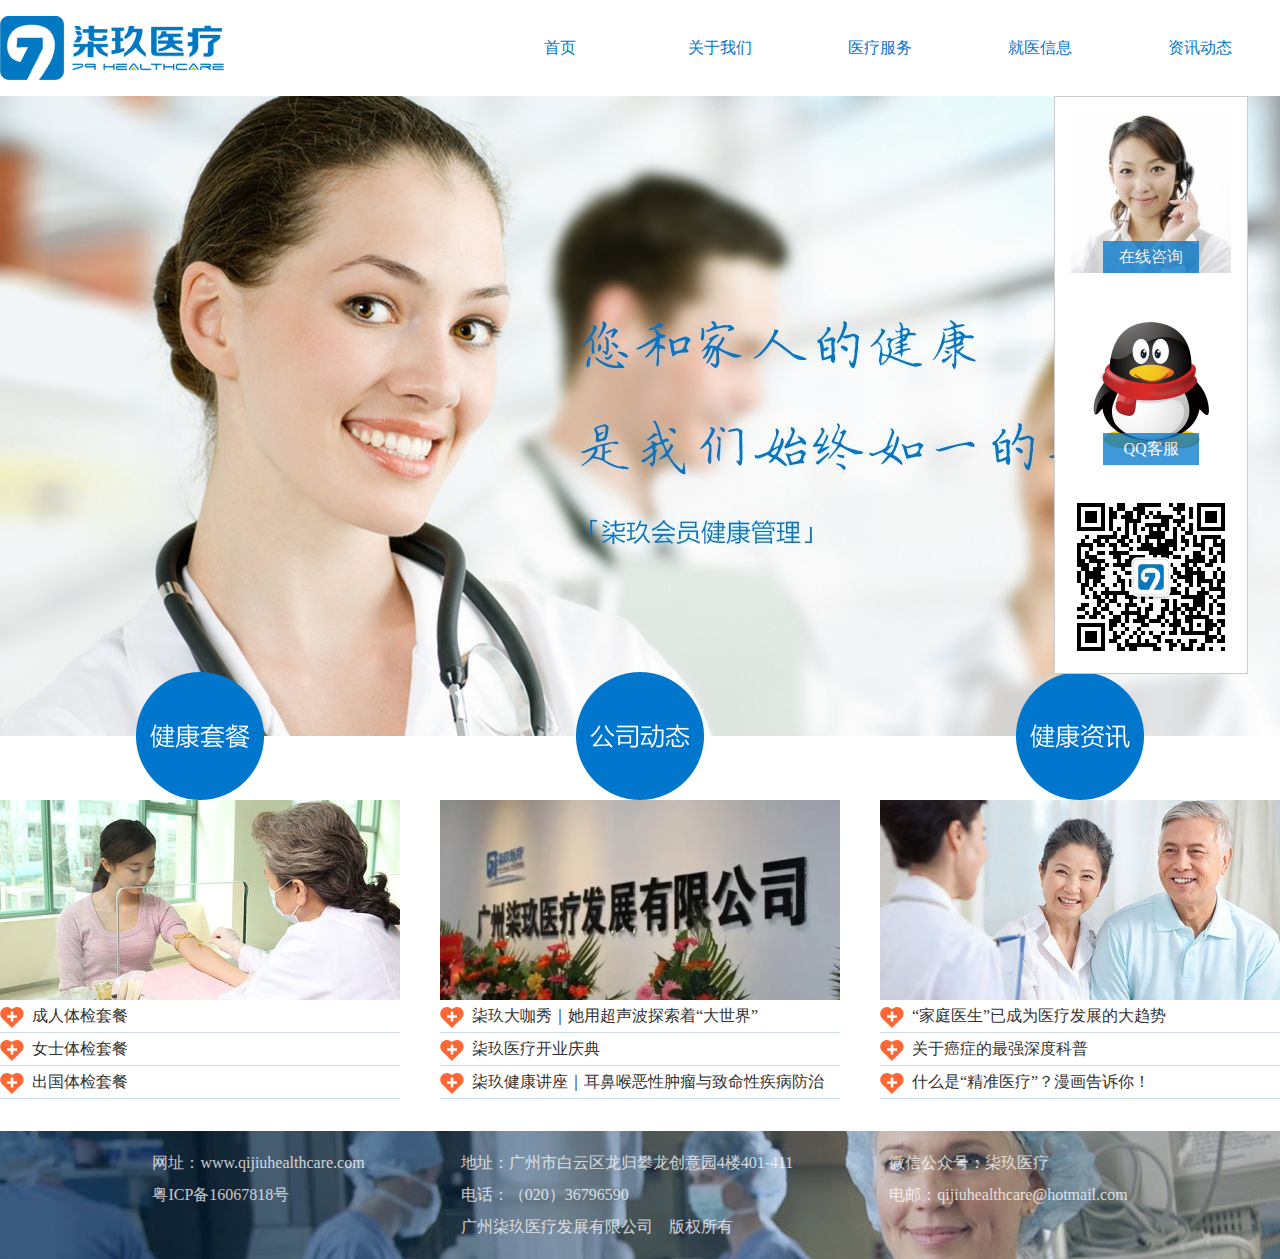
<file: d-index.html>
<!DOCTYPE html>
<html>
<head>
<title>柒玖医疗</title>
<meta charset="UTF-8">
<script src='http://ajax.aspnetcdn.com/ajax/jQuery/jquery-1.12.3.min.js'></script>
<link rel="stylesheet" href="d-common.css">
<style>
#columns {
	margin-top: -64px;
	margin-bottom: 32px;
}
#columns img {
	display: block;
	margin: auto;
}
#columns a {
	border-bottom: 1px solid #cde;
	color: #333;
	display: block;
}
#columns a:hover {
	color: #07c;
}
#columns i {
	background: url(images/bullet.png);
	display: inline-block;
	margin-right: 8px;
	width: 24px;
	height: 24px;
	vertical-align: middle;
}
</style>
</head>
<body>
<script src='header.js'></script>
<a href='d-membership.html'><img src='images/title.jpg'></a>
<table id='columns' cellpadding='0' cellspacing='0'>
<tr>
<td width='400'><img src='images/taocan.png'><img src='images/checkup.jpg'>
<a href='javascript:;'><i></i>成人体检套餐</a>
<a href='javascript:;'><i></i>女士体检套餐</a>
<a href='javascript:;'><i></i>出国体检套餐</a>
</td>
<td width='40'></td>
<td width='400'><img src='images/dongtai.png'><img src='images/opening.jpg'>
<a href='http://mp.weixin.qq.com/s?__biz=MzIyODI0NTk0MA==&mid=509417119&idx=2&sn=00f9b3b347cfe77eccfeda986ebc5a4b#rd'><i></i>柒玖大咖秀｜她用超声波探索着“大世界”</a>
<a href='http://mp.weixin.qq.com/s?__biz=MzIyODI0NTk0MA==&mid=509417048&idx=1&sn=ee28ed16d23a4f8b38c78d84fcccf1ff#rd'><i></i>柒玖医疗开业庆典</a>
<a href='http://mp.weixin.qq.com/s?__biz=MzIyODI0NTk0MA==&mid=509417001&idx=1&sn=a358e295d538d7f079ad9c111e5d043c#rd'><i></i>柒玖健康讲座｜耳鼻喉恶性肿瘤与致命性疾病防治</a>
</td>
<td width='40'></td>
<td width='400'><img src='images/zixun.png'><img src='images/doctor.jpg'>
<a href='http://mp.weixin.qq.com/s?__biz=MzIyODI0NTk0MA==&mid=509417119&idx=4&sn=6bdaa3d65452574177d5fef6562a7fc3#rd'><i></i>“家庭医生”已成为医疗发展的大趋势</a>
<a href='http://mp.weixin.qq.com/s?__biz=MzIyODI0NTk0MA==&mid=509417080&idx=2&sn=79384aa46025215018ca12e25dcfaaf7#rd'><i></i>关于癌症的最强深度科普</a>
<a href='http://mp.weixin.qq.com/s?__biz=MzIyODI0NTk0MA==&mid=509417012&idx=3&sn=f1af3df9df7976a432ed8cd17f2f0a15#rd'><i></i>什么是“精准医疗”？漫画告诉你！</a>
</td>
</tr>
</table>
<script src='footer.js'></script>
</body>
</html>
</file>
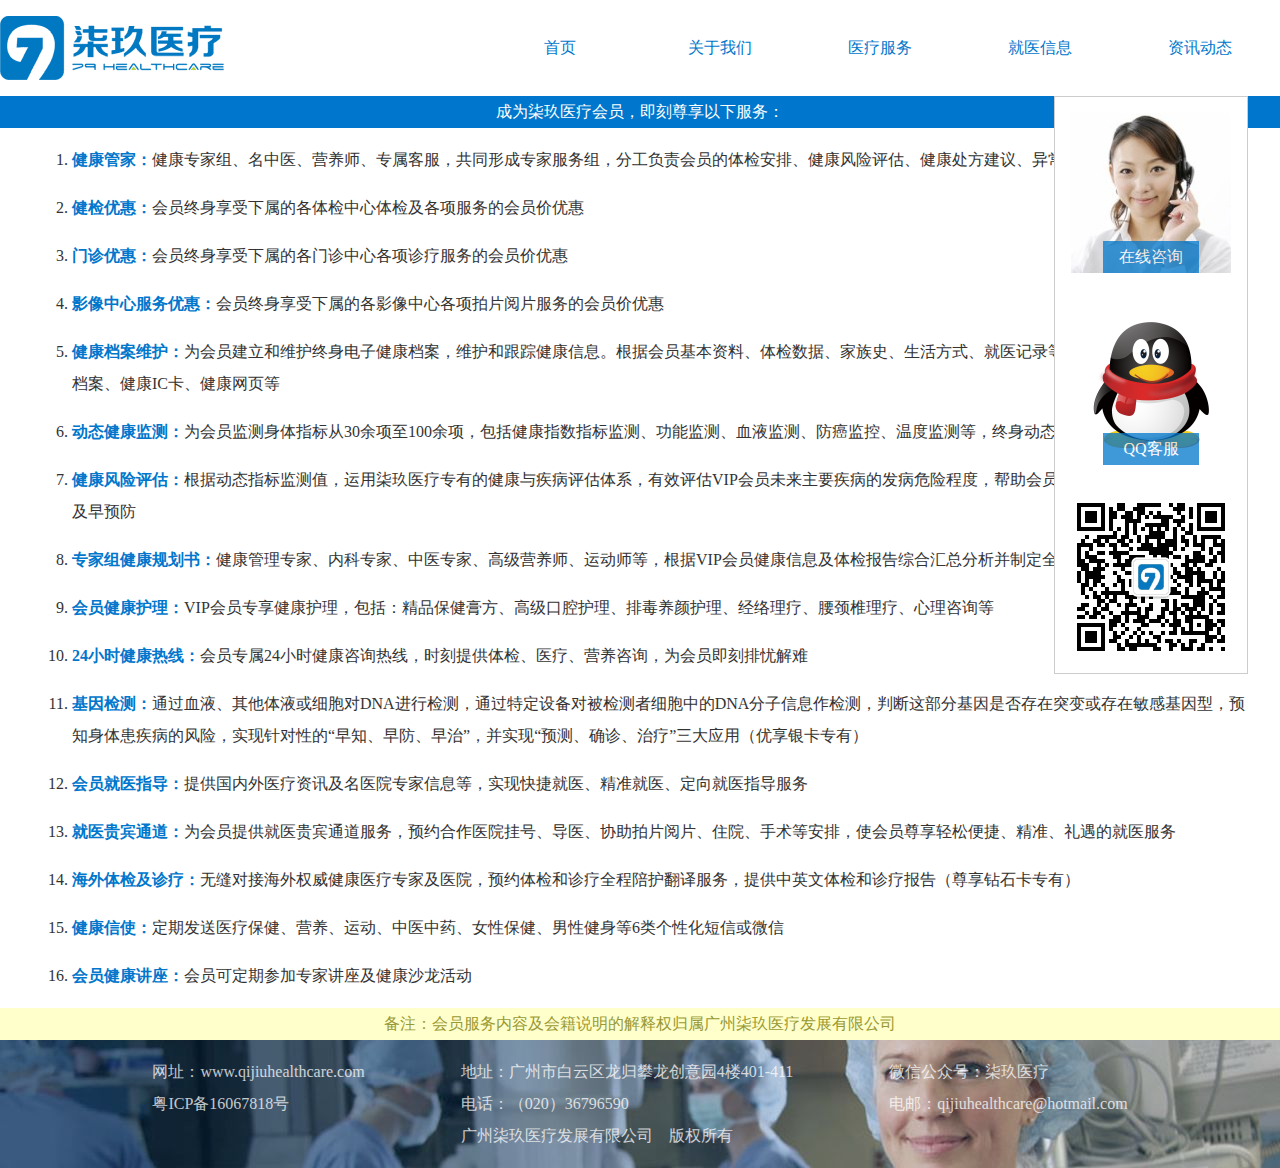
<file: d-membership.html>
<!DOCTYPE html>
<html>
<head>
<title>会员权益</title>
<meta charset="UTF-8">
<script src='http://ajax.aspnetcdn.com/ajax/jQuery/jquery-1.12.3.min.js'></script>
<link rel="stylesheet" href="d-common.css">
<style>
b {
	color: #07c;
}
.banner {
	text-align: center;
}
li {
	margin: 1em 2em;
}
</style>
</head>
<body>
<script src='header.js'></script>
<div class='banner' style='background:#07c;color:#fff;'>成为柒玖医疗会员，即刻尊享以下服务：</div>
<ol>
	<li><b>健康管家：</b>健康专家组、名中医、营养师、专属客服，共同形成专家服务组，分工负责会员的体检安排、健康风险评估、健康处方建议、异常追踪、健康干预等</li>
	<li><b>健检优惠：</b>会员终身享受下属的各体检中心体检及各项服务的会员价优惠</li>
	<li><b>门诊优惠：</b>会员终身享受下属的各门诊中心各项诊疗服务的会员价优惠</li>
	<li><b>影像中心服务优惠：</b>会员终身享受下属的各影像中心各项拍片阅片服务的会员价优惠</li>
	<li><b>健康档案维护：</b>为会员建立和维护终身电子健康档案，维护和跟踪健康信息。根据会员基本资料、体检数据、家族史、生活方式、就医记录等，为会员建立和维护健康档案、健康IC卡、健康网页等</li>
	<li><b>动态健康监测：</b>为会员监测身体指标从30余项至100余项，包括健康指数指标监测、功能监测、血液监测、防癌监控、温度监测等，终身动态监测</li>
	<li><b>健康风险评估：</b>根据动态指标监测值，运用柒玖医疗专有的健康与疾病评估体系，有效评估VIP会员未来主要疾病的发病危险程度，帮助会员及早了解身体变化趋势、及早预防</li>
	<li><b>专家组健康规划书：</b>健康管理专家、内科专家、中医专家、高级营养师、运动师等，根据VIP会员健康信息及体检报告综合汇总分析并制定全年动态健康管理规划书</li>
	<li><b>会员健康护理：</b>VIP会员专享健康护理，包括：精品保健膏方、高级口腔护理、排毒养颜护理、经络理疗、腰颈椎理疗、心理咨询等</li>
	<li><b>24小时健康热线：</b>会员专属24小时健康咨询热线，时刻提供体检、医疗、营养咨询，为会员即刻排忧解难</li>
	<li><b>基因检测：</b>通过血液、其他体液或细胞对DNA进行检测，通过特定设备对被检测者细胞中的DNA分子信息作检测，判断这部分基因是否存在突变或存在敏感基因型，预知身体患疾病的风险，实现针对性的“早知、早防、早治”，并实现“预测、确诊、治疗”三大应用（优享银卡专有）</li>
	<li><b>会员就医指导：</b>提供国内外医疗资讯及名医院专家信息等，实现快捷就医、精准就医、定向就医指导服务</li>
	<li><b>就医贵宾通道：</b>为会员提供就医贵宾通道服务，预约合作医院挂号、导医、协助拍片阅片、住院、手术等安排，使会员尊享轻松便捷、精准、礼遇的就医服务</li>
	<li><b>海外体检及诊疗：</b>无缝对接海外权威健康医疗专家及医院，预约体检和诊疗全程陪护翻译服务，提供中英文体检和诊疗报告（尊享钻石卡专有）</li>
	<li><b>健康信使：</b>定期发送医疗保健、营养、运动、中医中药、女性保健、男性健身等6类个性化短信或微信</li>
	<li><b>会员健康讲座：</b>会员可定期参加专家讲座及健康沙龙活动</li>
</ol>
<div class='banner' style='background:#ffc;color:#993;'>备注：会员服务内容及会籍说明的解释权归属广州柒玖医疗发展有限公司<small></small></div>
<script src='footer.js'></script>
</body>
</html>
</file>
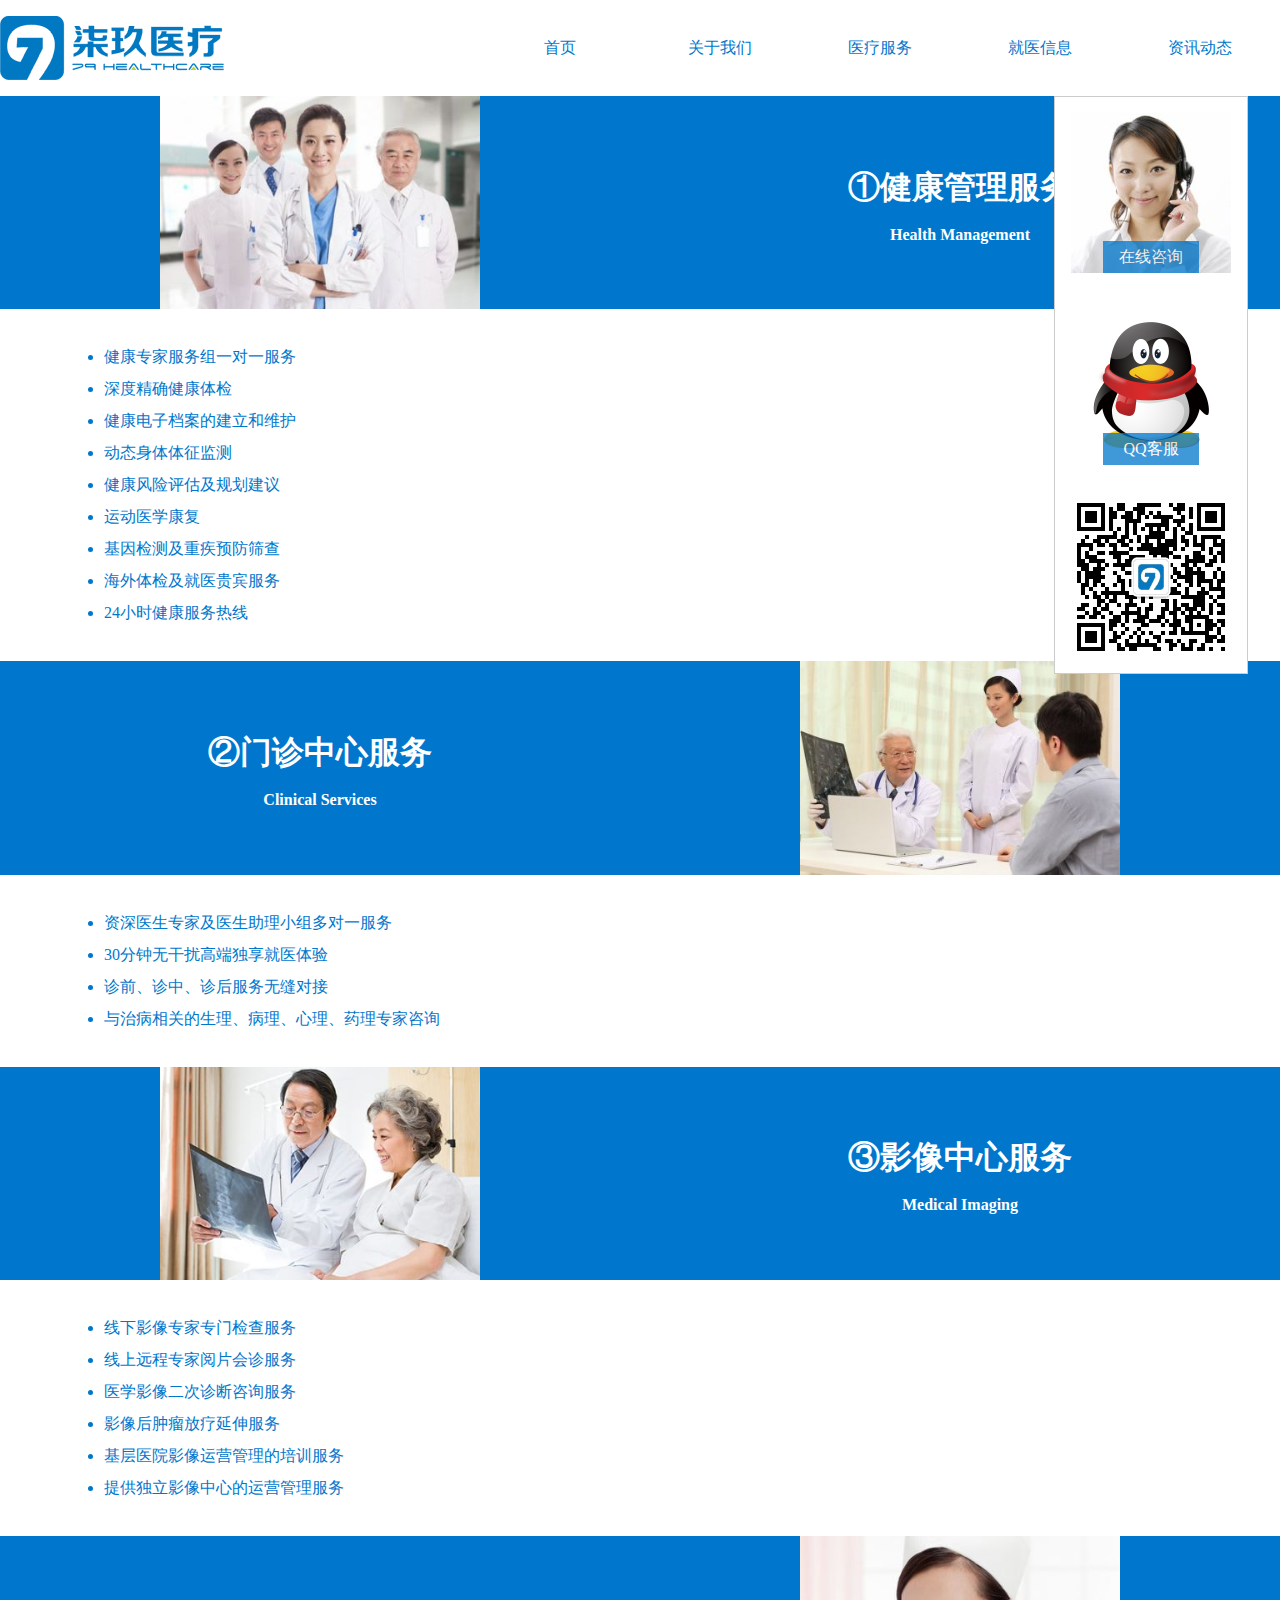
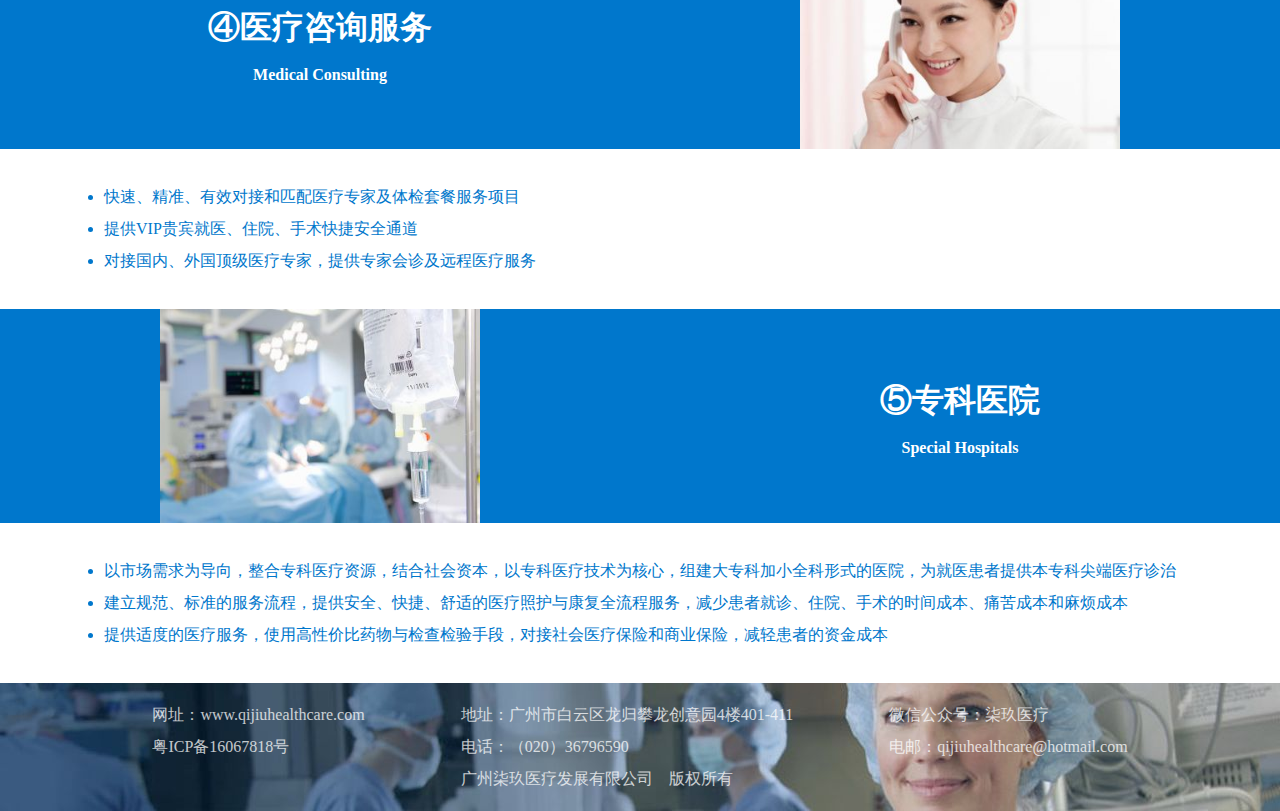
<file: d-services.html>
<!DOCTYPE html>
<html>
<head>
<title>服务项目</title>
<meta charset="UTF-8">
<script src='http://ajax.aspnetcdn.com/ajax/jQuery/jquery-1.12.3.min.js'></script>
<link rel="stylesheet" href="d-common.css">
<style>
big {
	display: block;
	font-size: 200%;
}
ul {
	color: #07c;
	margin: 2em 4em;
}
#services table {
	width: 100%;
}
#services td {
	background: #07c;
	color: #fff;
	font-weight: bold;
	text-align: center;
	width: 50%;
}
#services img {
	width: 50%;
	height: auto;
}
</style>
</head>
<body>
<script src='header.js'></script>
<div id='services'>
<a name='health'></a><table cellpadding='0' cellspacing='0'>
<tr><td><img src='images/hm.jpg'></td><td><big>①健康管理服务</big>Health Management</td></tr>
</table><ul>
	<li>健康专家服务组一对一服务</li>
	<li>深度精确健康体检</li>
	<li>健康电子档案的建立和维护</li>
	<li>动态身体体征监测</li>
	<li>健康风险评估及规划建议</li>
	<li>运动医学康复</li>
	<li>基因检测及重疾预防筛查</li>
	<li>海外体检及就医贵宾服务</li>
	<li>24小时健康服务热线</li>
</ul>
<a name='clinical'></a><table cellpadding='0' cellspacing='0'>
<tr><td><big>②门诊中心服务</big>Clinical Services</td><td><img src='images/clinic.jpg'></td></tr>
</table><ul>
	<li>资深医生专家及医生助理小组多对一服务</li>
	<li>30分钟无干扰高端独享就医体验</li>
	<li>诊前、诊中、诊后服务无缝对接</li>
	<li>与治病相关的生理、病理、心理、药理专家咨询</li>
</ul>
<a name='imaging'></a><table cellpadding='0' cellspacing='0'>
<tr><td><img src='images/imaging.jpg'></td><td><big>③影像中心服务</big>Medical Imaging</td></tr>
</table><ul>
	<li>线下影像专家专门检查服务</li>
	<li>线上远程专家阅片会诊服务</li>
	<li>医学影像二次诊断咨询服务</li>
	<li>影像后肿瘤放疗延伸服务</li>
	<li>基层医院影像运营管理的培训服务</li>
	<li>提供独立影像中心的运营管理服务</li>
</ul>
<a name='consulting'></a><table cellpadding='0' cellspacing='0'>
<tr><td><big>④医疗咨询服务</big>Medical Consulting<td><img src='images/consulting.jpg'></td></td></tr>
</table><ul>
	<li>快速、精准、有效对接和匹配医疗专家及体检套餐服务项目</li>
	<li>提供VIP贵宾就医、住院、手术快捷安全通道</li>
	<li>对接国内、外国顶级医疗专家，提供专家会诊及远程医疗服务</li>
</ul>
<a name='hospital'></a><table cellpadding='0' cellspacing='0'>
<tr><td><img src='images/hospital.jpg'></td><td><big>⑤专科医院</big>Special Hospitals</td></tr>
</table><ul>
	<li>以市场需求为导向，整合专科医疗资源，结合社会资本，以专科医疗技术为核心，组建大专科加小全科形式的医院，为就医患者提供本专科尖端医疗诊治</li>
	<li>建立规范、标准的服务流程，提供安全、快捷、舒适的医疗照护与康复全流程服务，减少患者就诊、住院、手术的时间成本、痛苦成本和麻烦成本</li>
	<li>提供适度的医疗服务，使用高性价比药物与检查检验手段，对接社会医疗保险和商业保险，减轻患者的资金成本</li>
</ul>
</div>
<script src='footer.js'></script>
</body>
</html>
</file>
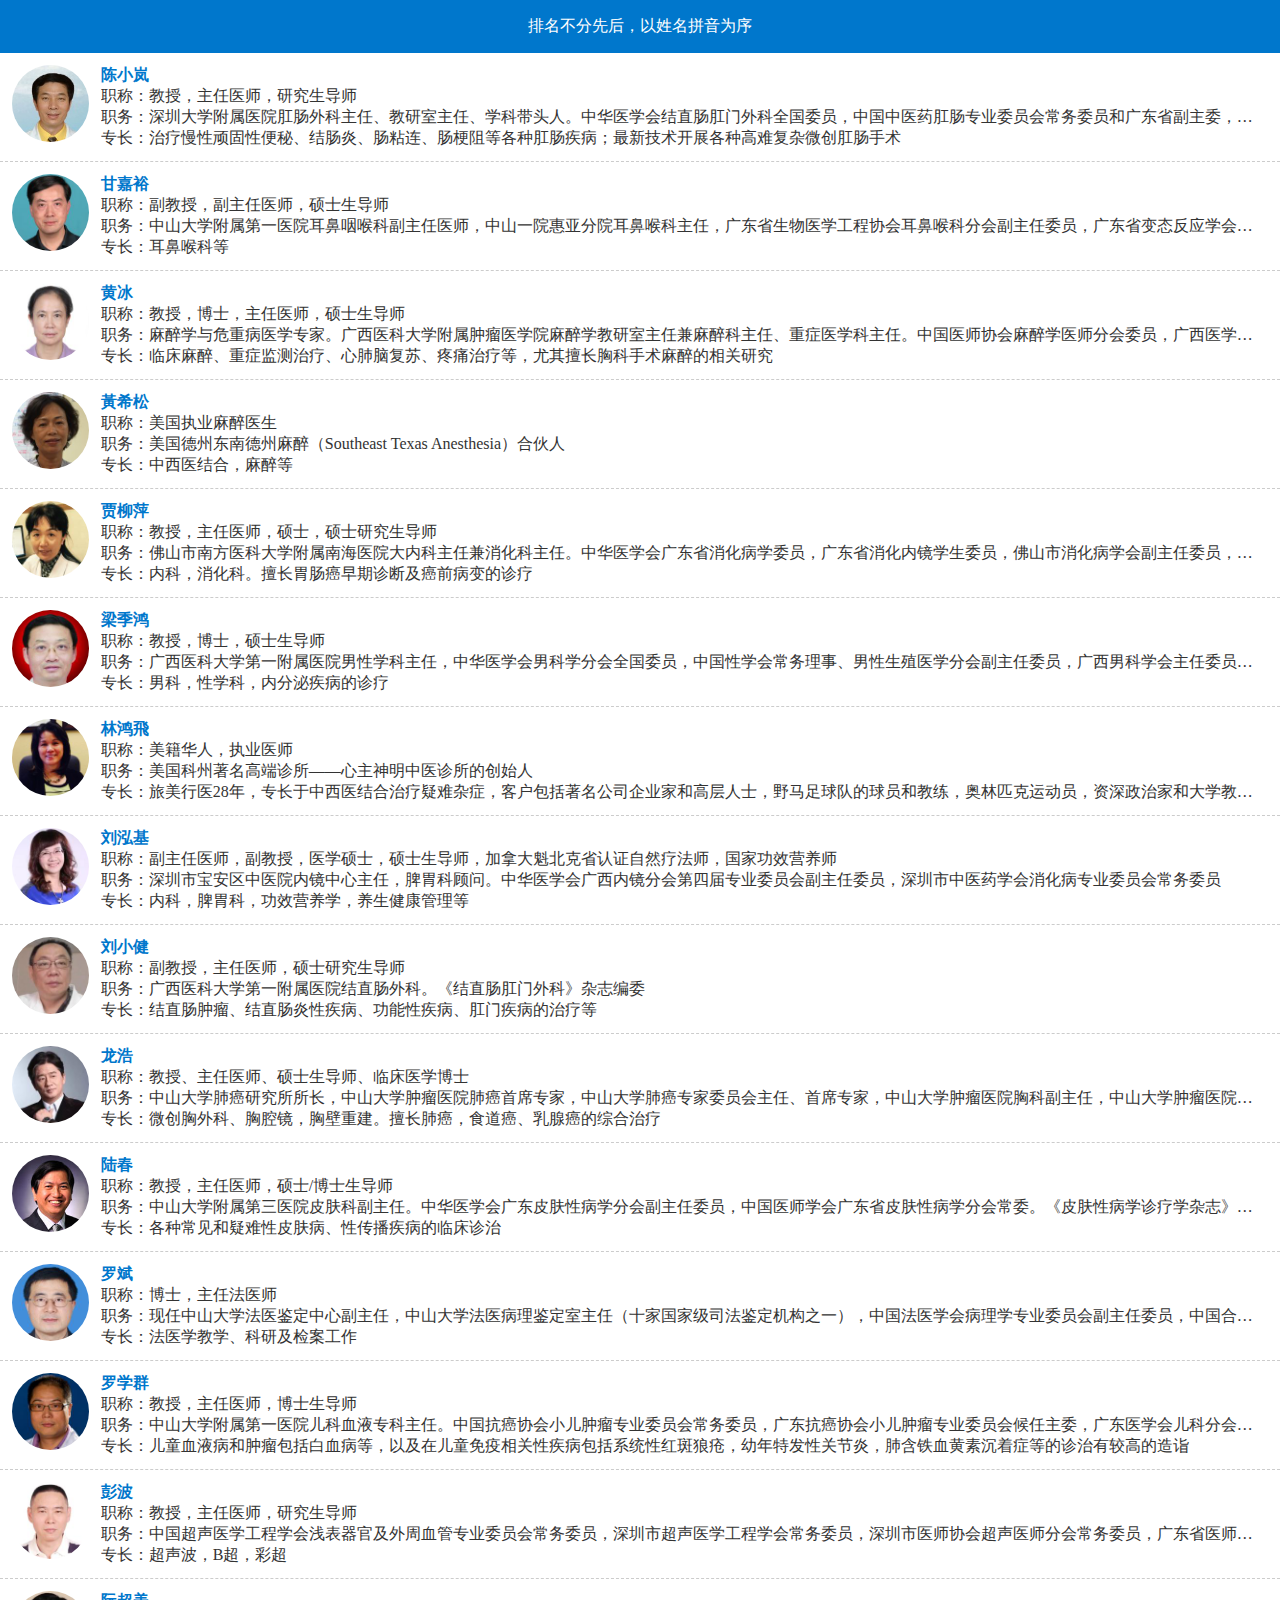
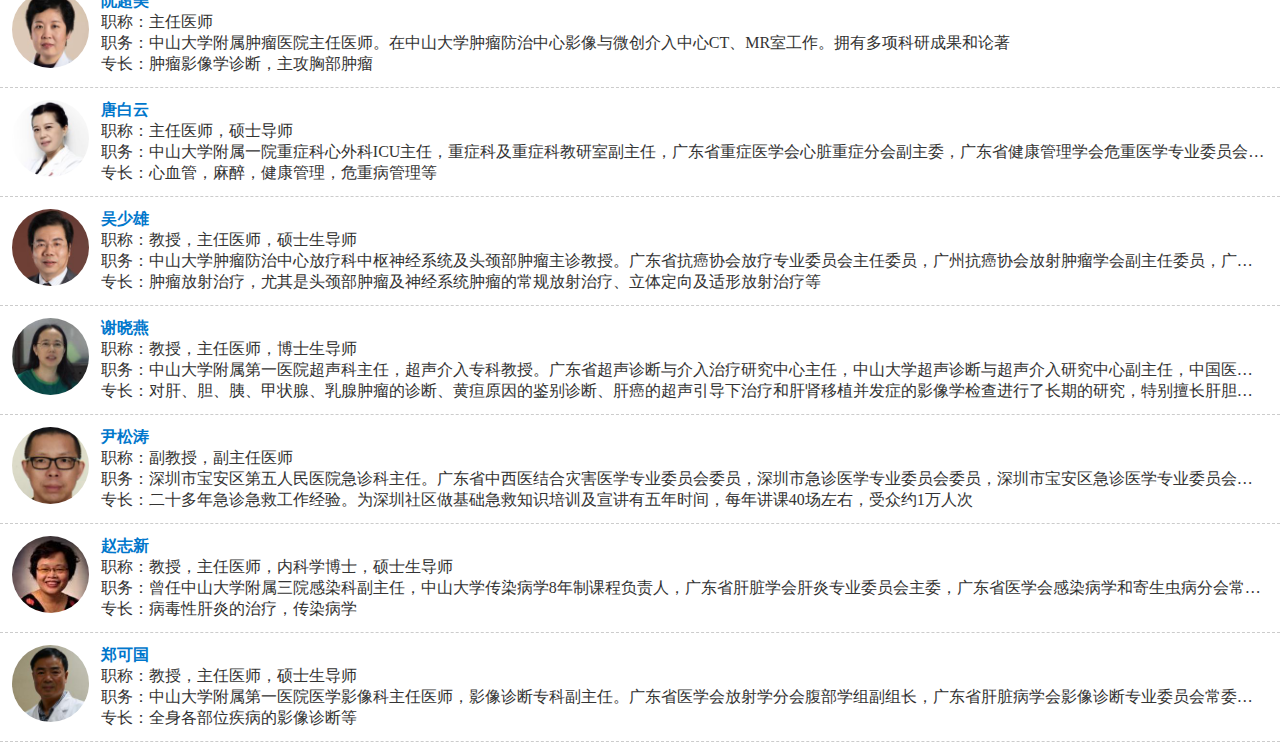
<file: doctors.html>
<html>
<head>
<title>专家介绍（部分）</title>
<meta charset="UTF-8">
<meta name="viewport" content="width=device-width,initial-scale=1,user-scalable=0">
<link rel="stylesheet" href="common.css">
<style>
body {
	margin: 0;
}
#list .it {
	border-bottom: 1px dashed #ccc;
	padding: 0.75em;
}
#list .tn {
	border-radius: 2.4em;
	float: left;
	width: auto;
	height: 4.8em;
	margin-right: 0.75em;
}
b {
	color: #07c;
	display: block;
}
#list > div > div {
	overflow: hidden;
	text-overflow: ellipsis;
	white-space: nowrap;
}
#detail {
	background: #fff url('images/green-bg.jpg');
	background-size: cover;
	box-sizing: border-box;
	display: none;
	min-height: 100%;
	padding: 1em;
}
#detail .tn {
	border-radius: 3em;
	width: auto;
	height: 6em;
	display: block;
	margin: 0 auto;
}
#detail b {
	text-align: center;
}
#detail > div > div {
	margin-top: 1em;
}
.show-detail #list {
	display: none;
}
.show-detail #detail {
	display: block;
}
</style>
</head>
<body>
<div id='list'><div style='padding:1em;background:#07c;color:#fff;text-align:center;'>排名不分先后，以姓名拼音为序</div></div><div id='detail' onclick='window.history.back()'></div>
<script>
var data = {
	chenxiaolan: ['陈小岚', '教授，主任医师，研究生导师', '深圳大学附属医院肛肠外科主任、教研室主任、学科带头人。中华医学会结直肠肛门外科全国委员，中国中医药肛肠专业委员会常务委员和广东省副主委，中国中西医结合学会大肠肛门病专业委员会全国委员。中国医师协会肿瘤外科医师学会全国委员', '治疗慢性顽固性便秘、结肠炎、肠粘连、肠梗阻等各种肛肠疾病；最新技术开展各种高难复杂微创肛肠手术'],
	ganjiayu: ['甘嘉裕', '副教授，副主任医师，硕士生导师', '中山大学附属第一医院耳鼻咽喉科副主任医师，中山一院惠亚分院耳鼻喉科主任，广东省生物医学工程协会耳鼻喉科分会副主任委员，广东省变态反应学会委员，中国民主促进会广东省中山大学分会副主任委员，广州市民政局社会组织评估专家组成员', '耳鼻喉科等'],
	huangbing: ['黄冰', '教授，博士，主任医师，硕士生导师', '麻醉学与危重病医学专家。广西医科大学附属肿瘤医学院麻醉学教研室主任兼麻醉科主任、重症医学科主任。中国医师协会麻醉学医师分会委员，广西医学会麻醉学分会副主任委员、重症医学分会副主任委员；《肿瘤防治与研究》杂志编委，《中国癌症防治杂志》编委', '临床麻醉、重症监测治疗、心肺脑复苏、疼痛治疗等，尤其擅长胸科手术麻醉的相关研究'],
	huangxisong: ['黃希松', '美国执业麻醉医生', '美国德州东南德州麻醉（Southeast Texas Anesthesia）合伙人', '中西医结合，麻醉等'],
	jialiuping: ['贾柳萍', '教授，主任医师，硕士，硕士研究生导师', '佛山市南方医科大学附属南海医院大内科主任兼消化科主任。中华医学会广东省消化病学委员，广东省消化内镜学生委员，佛山市消化病学会副主任委员，广东省消化医师协会委员，广东省消化内镜学会委员', '内科，消化科。擅长胃肠癌早期诊断及癌前病变的诊疗'],
	liangjihong: ['梁季鸿', '教授，博士，硕士生导师', '广西医科大学第一附属医院男性学科主任，中华医学会男科学分会全国委员，中国性学会常务理事、男性生殖医学分会副主任委员，广西男科学会主任委员，广西亚健康科学技术研究会副会长、生殖与性健康专业委员会主任委员，广西营养医师学会副会长，广西中西医男科学会副主任委员，首批（中国）十大男性健康科普专家，中国男科专家联盟发起人和核心专家，《中华男科杂志》编委，广西青年科技奖获得者，科研和产品获医疗器械注册证以及国家专利9项', '男科，性学科，内分泌疾病的诊疗'],
	linfeihong: ['林鸿飛', '美籍华人，执业医师', '美国科州著名高端诊所——心主神明中医诊所的创始人', '旅美行医28年，专长于中西医结合治疗疑难杂症，客户包括著名公司企业家和高层人士，野马足球队的球员和教练，奥林匹克运动员，资深政治家和大学教授等等'],
	liuhongji: ['刘泓基', '副主任医师，副教授，医学硕士，硕士生导师，加拿大魁北克省认证自然疗法师，国家功效营养师', '深圳市宝安区中医院内镜中心主任，脾胃科顾问。中华医学会广西内镜分会第四届专业委员会副主任委员，深圳市中医药学会消化病专业委员会常务委员', '内科，脾胃科，功效营养学，养生健康管理等'],
	liuxiaojian: ['刘小健', '副教授，主任医师，硕士研究生导师', '广西医科大学第一附属医院结直肠外科。《结直肠肛门外科》杂志编委', '结直肠肿瘤、结直肠炎性疾病、功能性疾病、肛门疾病的治疗等'],
	longhao: ['龙浩', '教授、主任医师、硕士生导师、临床医学博士', '中山大学肺癌研究所所长，中山大学肿瘤医院肺癌首席专家，中山大学肺癌专家委员会主任、首席专家，中山大学肿瘤医院胸科副主任，中山大学肿瘤医院临床医学科学家，广东省乳腺癌专业委员会副主任委员，广东省微创外科协会委员，中国医师协会胸科医师分会肺癌专家委员会委员，‘Thoracic Cancer’编委', '微创胸外科、胸腔镜，胸壁重建。擅长肺癌，食道癌、乳腺癌的综合治疗'],
	luchun: ['陆春', '教授，主任医师，硕士/博士生导师', '中山大学附属第三医院皮肤科副主任。中华医学会广东皮肤性病学分会副主任委员，中国医师学会广东省皮肤性病学分会常委。《皮肤性病学诊疗学杂志》编委', '各种常见和疑难性皮肤病、性传播疾病的临床诊治'],
	luobin: ['罗斌', '博士，主任法医师', '现任中山大学法医鉴定中心副主任，中山大学法医病理鉴定室主任（十家国家级司法鉴定机构之一），中国法医学会病理学专业委员会副主任委员，中国合格评定国家认可委员会、国家法庭科学/司法鉴定机构资质认定技术评审员，中华医学会心血管病理学组委员，广东省法医学会常务理事，民盟广东省第十三届社会和法制委员会副主任，中华医学会、广东省医学会、广州市医学会三级医疗事故技术鉴定专家，中华医学会、广东省、广州市预防接种异常反应调查诊断专家组成员，广东省司法厅司法鉴定专家委员会委员，广州市公安局法医学顾问专家，国家自然科学基金评审专家，广东省医学会医事法学分会常委', '法医学教学、科研及检案工作'],
	luoxuequn: ['罗学群', '教授，主任医师，博士生导师', '中山大学附属第一医院儿科血液专科主任。中国抗癌协会小儿肿瘤专业委员会常务委员，广东抗癌协会小儿肿瘤专业委员会候任主委，广东医学会儿科分会委员兼免疫学组副组长，广东医学会罕见病分会常委，华南地区儿童急性早幼粒细胞白血病诊疗协作组负责人', '儿童血液病和肿瘤包括白血病等，以及在儿童免疫相关性疾病包括系统性红斑狼疮，幼年特发性关节炎，肺含铁血黄素沉着症等的诊治有较高的造诣'],
	pengbo: ['彭波', '教授，主任医师，研究生导师', '中国超声医学工程学会浅表器官及外周血管专业委员会常务委员，深圳市超声医学工程学会常务委员，深圳市医师协会超声医师分会常务委员，广东省医师协会超声分会委员，深圳市医学会超声专业委员会委员', '超声波，B超，彩超'],
	ruanchaomei: ['阮超美', '主任医师', '中山大学附属肿瘤医院主任医师。在中山大学肿瘤防治中心影像与微创介入中心CT、MR室工作。拥有多项科研成果和论著', '肿瘤影像学诊断，主攻胸部肿瘤'],
	tangbaiyun: ['唐白云', '主任医师，硕士导师', '中山大学附属一院重症科心外科ICU主任，重症科及重症科教研室副主任，广东省重症医学会心脏重症分会副主委，广东省健康管理学会危重医学专业委员会副主委，广东省ICU危重质控中心副主任，广东省医学会危重病管理委员会委员，中国胸心血管麻醉学会心血管外科围术分会常委，中国危重病学会心血管重症分会委员', '心血管，麻醉，健康管理，危重病管理等'],
	wushaoxiong: ['吴少雄', '教授，主仼医师，硕士生导师', '中山大学肿瘤防治中心放疗科中枢神经系统及头颈部肿瘤主诊教授。广东省抗癌协会放疗专业委员会主任委员，广州抗癌协会放射肿瘤学会副主任委员，广州抗癌协会神经肿瘤学会副主任委员，广东省胸部肿瘤防治研究会脑转移专业委员会副主任委员，中国临床肿瘤协会（CSCO）脑转移癌专家委员会委员，泛珠江区域肿瘤放射治疗协作组委员，《中国神经肿瘤杂志》编委，《中华放射医学与防护杂志》审稿专家，《中华临床医师杂志》审稿专家', '肿瘤放射治疗，尤其是头颈部肿瘤及神经系统肿瘤的常规放射治疗、立体定向及适形放射治疗等'],
	xiexiaoyan: ['谢晓燕', '教授，主任医师，博士生导师', '中山大学附属第一医院超声科主任，超声介入专科教授。广东省超声诊断与介入治疗研究中心主任，中山大学超声诊断与超声介入研究中心副主任，中国医师协会超声医师分会副主任委员，中国影像技术协会超声分会介入委员会副主任委员，中国影像技术协会超声分会器官移植委员会副主任委员，广东省医师协会超声医师分会主任委员，中华医学会超声分会介入超声专业委员副组长，广东省医学会超声分会副主任委员，广东省医学工程学会副会长', '对肝、胆、胰、甲状腺、乳腺肿瘤的诊断、黄疸原因的鉴别诊断、肝癌的超声引导下治疗和肝肾移植并发症的影像学检查进行了长期的研究，特别擅长肝胆疑难病例的超声造影和超声引导下肿瘤微波消融、射频消融、激光消融和粒子植入治疗'],
	yinsongtao: ['尹松涛', '副教授，副主任医师', '深圳市宝安区第五人民医院急诊科主任。广东省中西医结合灾害医学专业委员会委员，深圳市急诊医学专业委员会委员，深圳市宝安区急诊医学专业委员会副主委，美国AHA BLS', '二十多年急诊急救工作经验。为深圳社区做基础急救知识培训及宣讲有五年时间，每年讲课40场左右，受众约1万人次'],
	zhaozhixin: ['赵志新', '教授，主任医师，内科学博士，硕士生导师', '曾任中山大学附属三院感染科副主任，中山大学传染病学8年制课程负责人，广东省肝脏学会肝炎专业委员会主委，广东省医学会感染病学和寄生虫病分会常委，国家级精品课程（传染病学）、国家级双语师范课程（传染病学）教育部来华留学示范课程的骨干教师', '病毒性肝炎的治疗，传染病学'],
	zhengkeguo: ['郑可国', '教授，主任医师，硕士生导师', '中山大学附属第一医院医学影像科主任医师，影像诊断专科副主任。广东省医学会放射学分会腹部学组副组长，广东省肝脏病学会影像诊断专业委员会常委，广东省辐射防护协会医学辐射防护专业委员会委员，广东省抗癌协会肿瘤影像与介入诊治专业委员会委员，影像诊断与介入放射学杂志编委', '全身各部位疾病的影像诊断等'],
};
var s = '';
for (var k in data) {
	var a = data[k];
	s += "<div id='" + k + "' class='it'><img class='tn' src='photos/" + k + ".jpg'><b>" + a[0] + "</b><div>职称：" + a[1];
	s += "</div><div>职务：" + a[2] + "</div><div>专长：" + a[3] + "</div></div>";
}
var list = document.getElementById('list'), detail = document.getElementById('detail');
list.innerHTML += s;
list.onclick = function(event) {
	var e = event.target;
	while (e) {
		if (e.className == 'it') {
			window.location.assign('#' + e.id);
			event.stopPropagation();
			break;
		}
		e = e.parentNode;
	}
}
window.onhashchange = function() {
	var h = window.location.hash;
	if (h) {
		document.body.className = 'show-detail';
		detail.innerHTML = document.getElementById(h.substring(1)).outerHTML;
	} else {
		document.body.className = '';
	}
}
</script>
</body>
</html>
</file>
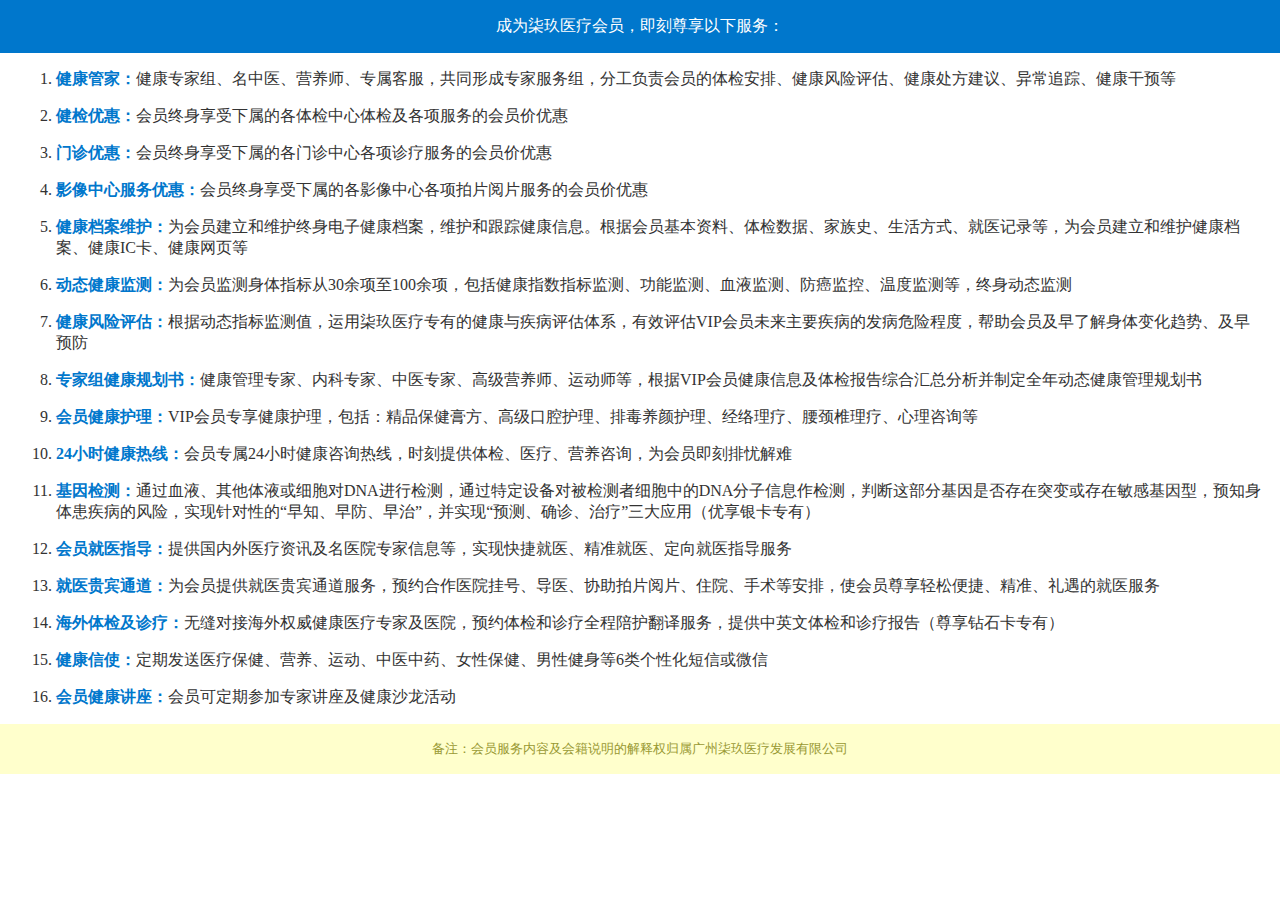
<file: membership.html>
<html>
<head>
<title>会员权益</title>
<meta charset="UTF-8">
<meta name="viewport" content="width=device-width,initial-scale=1,user-scalable=0">
<link rel="stylesheet" href="common.css">
<style>
body {
	margin: 0;
}
b {
	color: #07c;
}
div {
	padding: 1em 2em;
	text-align: center;
}
li {
	margin: 1em;
}
</style>
</head>
<body>
<div style='background:#07c;color:#fff;'>成为柒玖医疗会员，即刻尊享以下服务：</div>
<ol>
	<li><b>健康管家：</b>健康专家组、名中医、营养师、专属客服，共同形成专家服务组，分工负责会员的体检安排、健康风险评估、健康处方建议、异常追踪、健康干预等</li>
	<li><b>健检优惠：</b>会员终身享受下属的各体检中心体检及各项服务的会员价优惠</li>
	<li><b>门诊优惠：</b>会员终身享受下属的各门诊中心各项诊疗服务的会员价优惠</li>
	<li><b>影像中心服务优惠：</b>会员终身享受下属的各影像中心各项拍片阅片服务的会员价优惠</li>
	<li><b>健康档案维护：</b>为会员建立和维护终身电子健康档案，维护和跟踪健康信息。根据会员基本资料、体检数据、家族史、生活方式、就医记录等，为会员建立和维护健康档案、健康IC卡、健康网页等</li>
	<li><b>动态健康监测：</b>为会员监测身体指标从30余项至100余项，包括健康指数指标监测、功能监测、血液监测、防癌监控、温度监测等，终身动态监测</li>
	<li><b>健康风险评估：</b>根据动态指标监测值，运用柒玖医疗专有的健康与疾病评估体系，有效评估VIP会员未来主要疾病的发病危险程度，帮助会员及早了解身体变化趋势、及早预防</li>
	<li><b>专家组健康规划书：</b>健康管理专家、内科专家、中医专家、高级营养师、运动师等，根据VIP会员健康信息及体检报告综合汇总分析并制定全年动态健康管理规划书</li>
	<li><b>会员健康护理：</b>VIP会员专享健康护理，包括：精品保健膏方、高级口腔护理、排毒养颜护理、经络理疗、腰颈椎理疗、心理咨询等</li>
	<li><b>24小时健康热线：</b>会员专属24小时健康咨询热线，时刻提供体检、医疗、营养咨询，为会员即刻排忧解难</li>
	<li><b>基因检测：</b>通过血液、其他体液或细胞对DNA进行检测，通过特定设备对被检测者细胞中的DNA分子信息作检测，判断这部分基因是否存在突变或存在敏感基因型，预知身体患疾病的风险，实现针对性的“早知、早防、早治”，并实现“预测、确诊、治疗”三大应用（优享银卡专有）</li>
	<li><b>会员就医指导：</b>提供国内外医疗资讯及名医院专家信息等，实现快捷就医、精准就医、定向就医指导服务</li>
	<li><b>就医贵宾通道：</b>为会员提供就医贵宾通道服务，预约合作医院挂号、导医、协助拍片阅片、住院、手术等安排，使会员尊享轻松便捷、精准、礼遇的就医服务</li>
	<li><b>海外体检及诊疗：</b>无缝对接海外权威健康医疗专家及医院，预约体检和诊疗全程陪护翻译服务，提供中英文体检和诊疗报告（尊享钻石卡专有）</li>
	<li><b>健康信使：</b>定期发送医疗保健、营养、运动、中医中药、女性保健、男性健身等6类个性化短信或微信</li>
	<li><b>会员健康讲座：</b>会员可定期参加专家讲座及健康沙龙活动</li>
</ol>
<div style='background:#ffc;color:#993;'><small>备注：会员服务内容及会籍说明的解释权归属广州柒玖医疗发展有限公司</small></div>
</body>
</html>
</file>
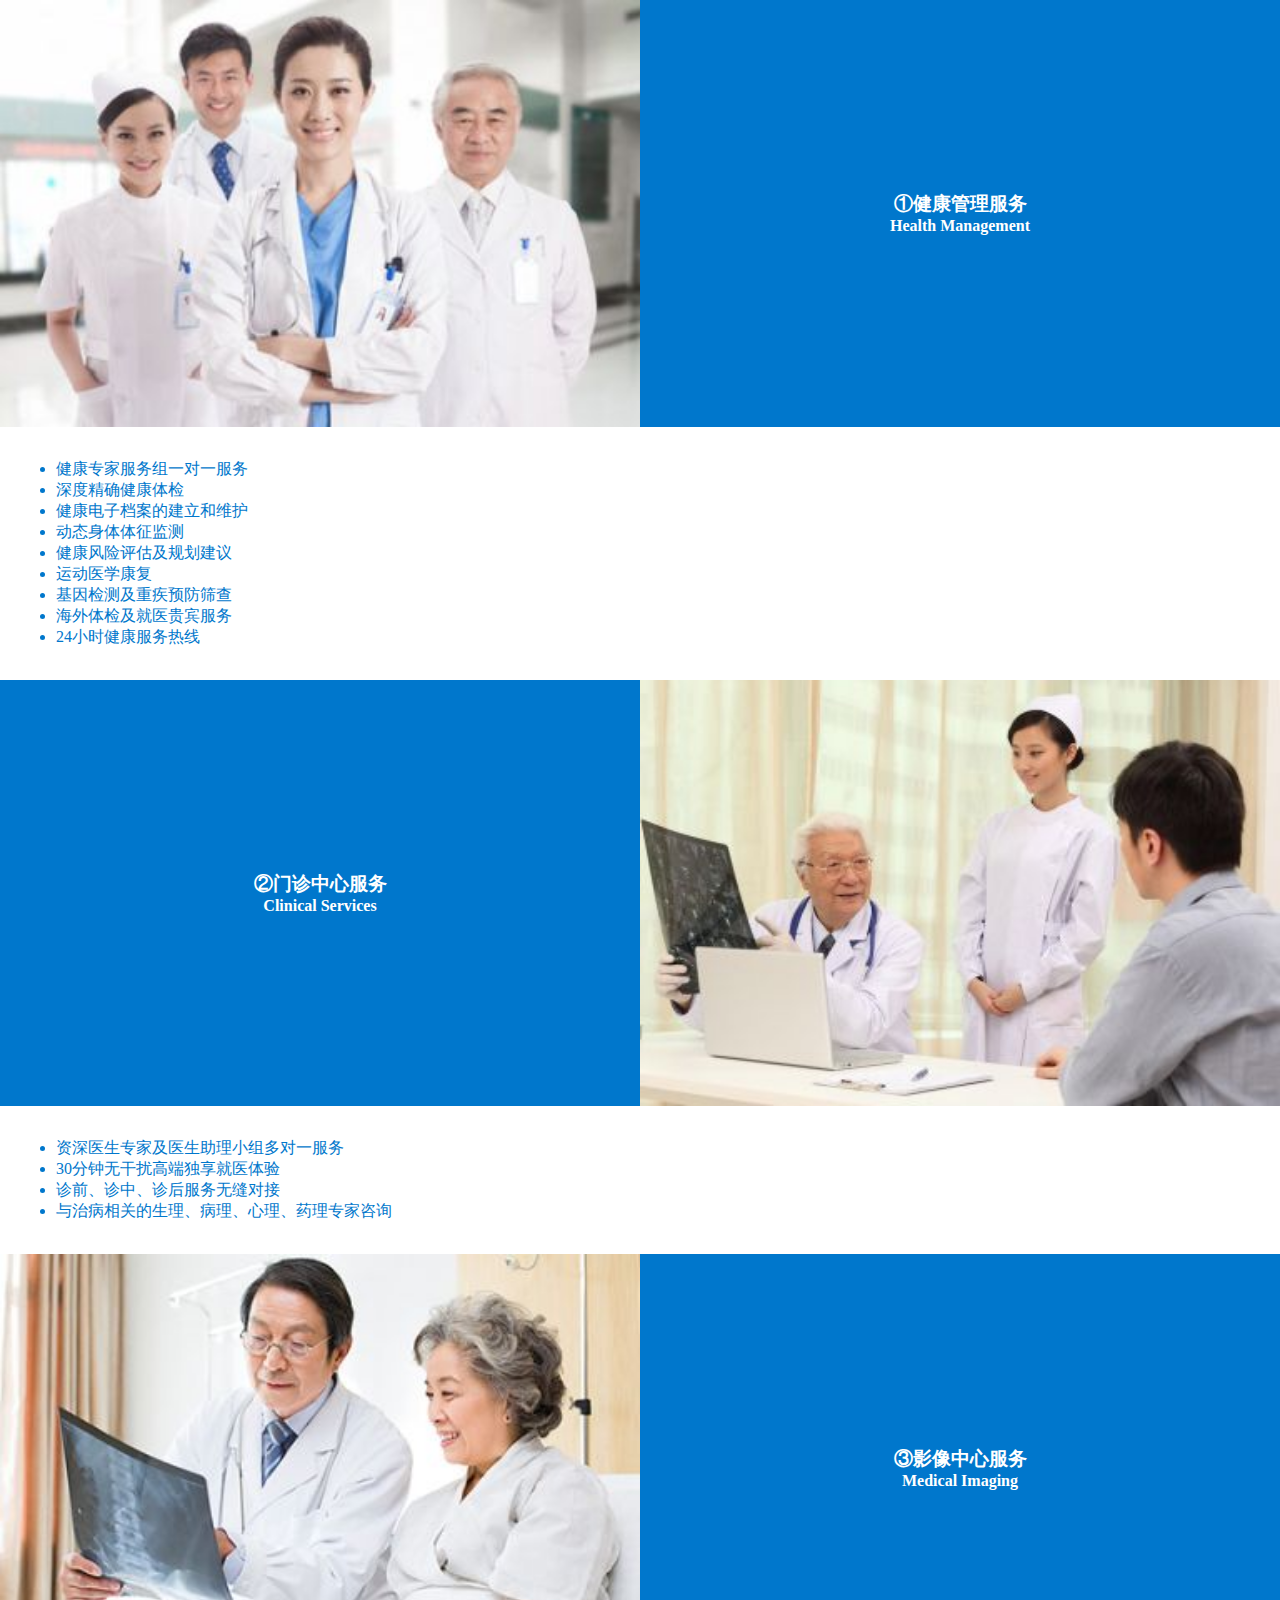
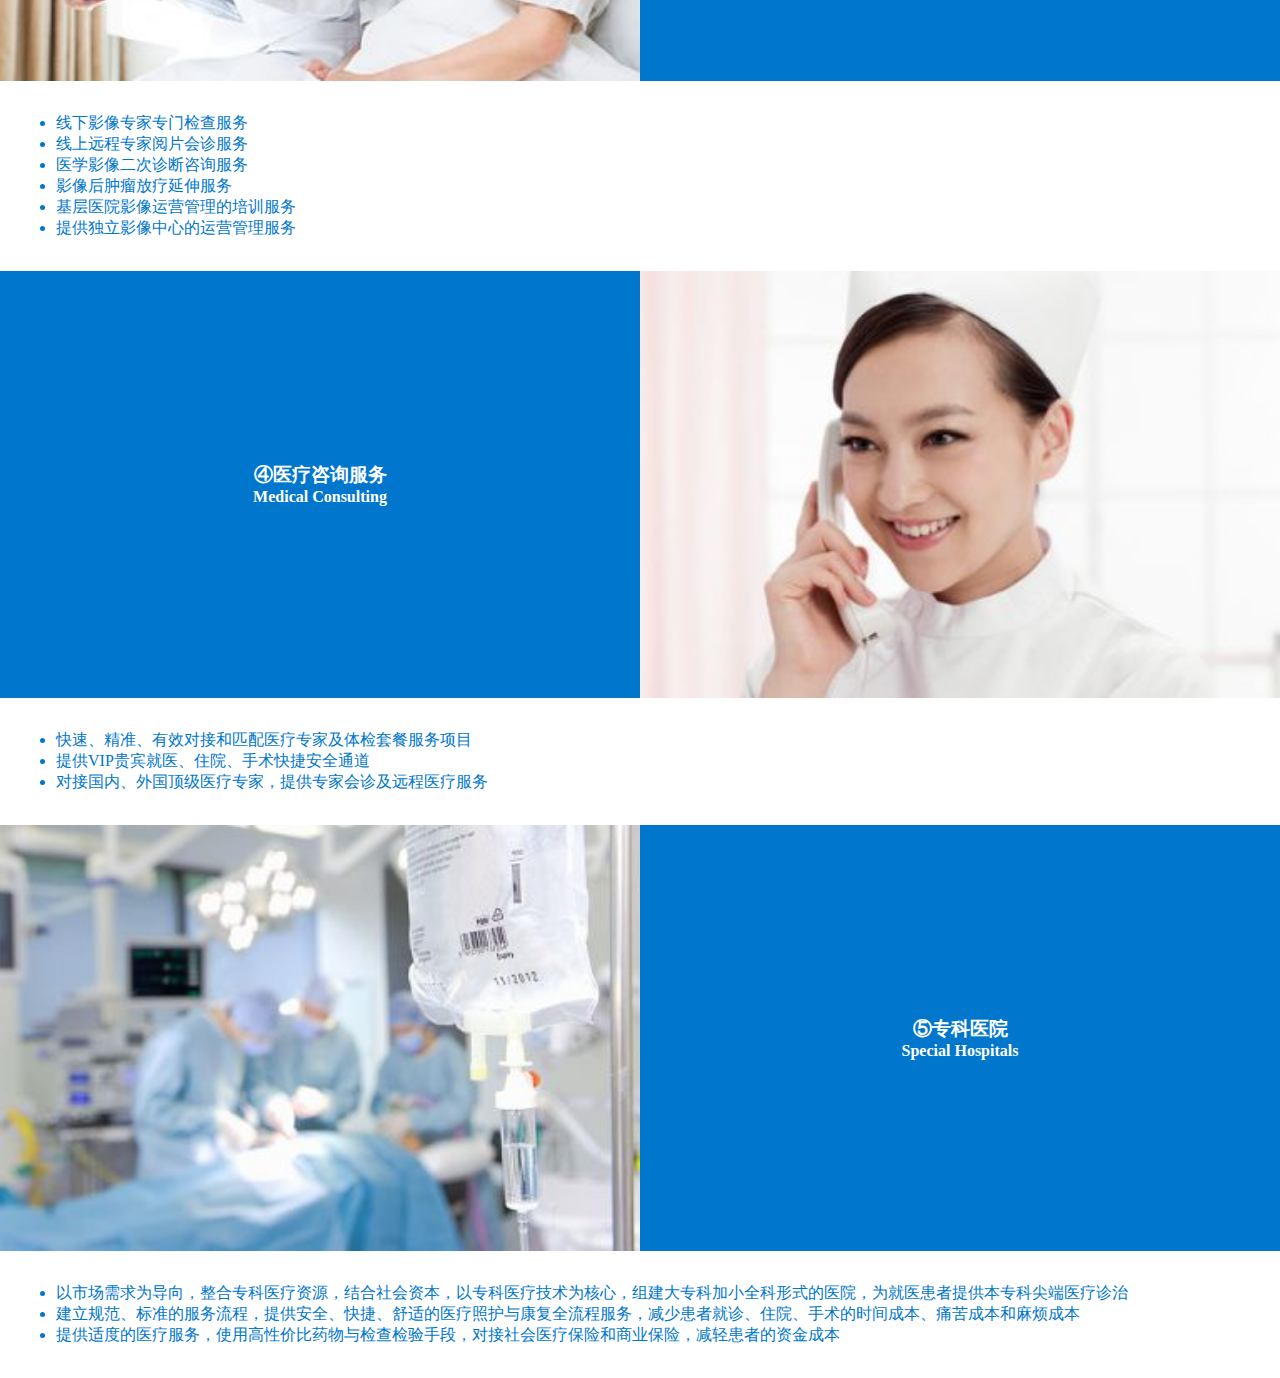
<file: services.html>
<!DOCTYPE html>
<html>
<head>
<title>服务项目</title>
<meta charset="UTF-8">
<meta name="viewport" content="width=device-width,initial-scale=1,user-scalable=0">
<link rel="stylesheet" href="common.css">
<style>
body {
	margin: 0;
}
big {
	display: block;
}
ul {
	color: #07c;
	margin: 2em 1em;
}
table {
	width: 100%;
}
td {
	background: #07c;
	color: #fff;
	font-weight: bold;
	text-align: center;
	width: 50%;
}
td img {
	width: 100%;
	height: auto;
}
</style>
</head>
<body>
<a name='health'></a><table cellpadding='0' cellspacing='0'>
<tr><td><img src='images/hm.jpg'></td><td><big>①健康管理服务</big>Health Management</td></tr>
</table><ul>
	<li>健康专家服务组一对一服务</li>
	<li>深度精确健康体检</li>
	<li>健康电子档案的建立和维护</li>
	<li>动态身体体征监测</li>
	<li>健康风险评估及规划建议</li>
	<li>运动医学康复</li>
	<li>基因检测及重疾预防筛查</li>
	<li>海外体检及就医贵宾服务</li>
	<li>24小时健康服务热线</li>
</ul>
<a name='clinical'></a><table cellpadding='0' cellspacing='0'>
<tr><td><big>②门诊中心服务</big>Clinical Services</td><td><img src='images/clinic.jpg'></td></tr>
</table><ul>
	<li>资深医生专家及医生助理小组多对一服务</li>
	<li>30分钟无干扰高端独享就医体验</li>
	<li>诊前、诊中、诊后服务无缝对接</li>
	<li>与治病相关的生理、病理、心理、药理专家咨询</li>
</ul>
<a name='imaging'></a><table cellpadding='0' cellspacing='0'>
<tr><td><img src='images/imaging.jpg'></td><td><big>③影像中心服务</big>Medical Imaging</td></tr>
</table><ul>
	<li>线下影像专家专门检查服务</li>
	<li>线上远程专家阅片会诊服务</li>
	<li>医学影像二次诊断咨询服务</li>
	<li>影像后肿瘤放疗延伸服务</li>
	<li>基层医院影像运营管理的培训服务</li>
	<li>提供独立影像中心的运营管理服务</li>
</ul>
<a name='consulting'></a><table cellpadding='0' cellspacing='0'>
<tr><td><big>④医疗咨询服务</big>Medical Consulting<td><img src='images/consulting.jpg'></td></td></tr>
</table><ul>
	<li>快速、精准、有效对接和匹配医疗专家及体检套餐服务项目</li>
	<li>提供VIP贵宾就医、住院、手术快捷安全通道</li>
	<li>对接国内、外国顶级医疗专家，提供专家会诊及远程医疗服务</li>
</ul>
<a name='hospital'></a><table cellpadding='0' cellspacing='0'>
<tr><td><img src='images/hospital.jpg'></td><td><big>⑤专科医院</big>Special Hospitals</td></tr>
</table><ul>
	<li>以市场需求为导向，整合专科医疗资源，结合社会资本，以专科医疗技术为核心，组建大专科加小全科形式的医院，为就医患者提供本专科尖端医疗诊治</li>
	<li>建立规范、标准的服务流程，提供安全、快捷、舒适的医疗照护与康复全流程服务，减少患者就诊、住院、手术的时间成本、痛苦成本和麻烦成本</li>
	<li>提供适度的医疗服务，使用高性价比药物与检查检验手段，对接社会医疗保险和商业保险，减轻患者的资金成本</li>
</ul>
</body>
</html>
</file>
<file: common.css>
a {
	text-decoration: none;
}
html {
	color: #333;
	font-family: 微软雅黑;
	font-size: 16px;
}
img {
	border: 0;
	vertical-align: middle;
}
.comments {
	margin: 2em;
	padding: 1em;
	background: #ffc;
	border: 1px solid #993;
	color: #993;
}
</file>
<file: d-common.css>
a {
	text-decoration: none;
}
body {
	line-height: 2;
	margin: 0 auto;
	width: 1280px;
}
html {
	color: #333;
	font-family: 微软雅黑;
	font-size: 16px;
}
img {
	border: 0;
	vertical-align: middle;
}
#header {
	padding: 1em 0;
	text-align: center;
}
#header a {
	color: #07c;
	display: block;
}
#header a.active {
	background: #cef;
}
#header div {
	background: #fff;
	border: 1px solid #ccc;
	display: none;
	opacity: 0.75;
	padding: 16px 0;
	position: absolute;
	top: 96px;
	width: 158px;
}
#header div a:hover {
	background: #07c;
	color: #fff;
}
#sidebar {
	background: #fff;
	border: 1px solid #ccc;
	padding: 1em;
	text-align: center;
	position: fixed;
	right: 32px;
	top: 96px;
}
#sidebar a {
	background: #07c;
	color: #fff;
	display: block;
	margin: 0 2em;
	opacity: 0.75;
	position: relative;
	top: -2em;
}
#sidebar a:hover {
	opacity: 1;
}
#footer {
	background: url('images/footer.jpg');
	color: #fff;
	padding: 1em;
}
#footer table {
	margin: 0 auto;
	opacity: 0.75;
}
#footer td {
	padding: 0 3em;
}
.comments {
	margin: 2em;
	padding: 1em;
	background: #ffc;
	border: 1px solid #993;
	color: #993;
}
</file>
<file: reveal.css>
/*	--------------------------------------------------
	Reveal Modals
	-------------------------------------------------- */
		
	.reveal-modal-bg { 
		position: fixed; 
		height: 100%;
		width: 100%;
		background: #000;
		background: rgba(0,0,0,.5);
		z-index: 100;
		display: none;
		top: 0;
		left: 0; 
		}
	
	.reveal-modal {
		visibility: hidden;
		top: 100px; 
		left: 50%;
		margin-left: -300px;
		width: 520px;
		position: absolute;
		z-index: 101;
		padding: 30px 40px 34px;
		-moz-border-radius: 5px;
		-webkit-border-radius: 5px;
		border-radius: 5px;
		-moz-box-shadow: 0 0 10px rgba(0,0,0,.4);
		-webkit-box-shadow: 0 0 10px rgba(0,0,0,.4);
		-box-shadow: 0 0 10px rgba(0,0,0,.4);
		}
		
	.reveal-modal.small 		{ width: 200px; margin-left: -140px;}
	.reveal-modal.medium 		{ width: 400px; margin-left: -240px;}
	.reveal-modal.large 		{ width: 600px; margin-left: -340px;}
	.reveal-modal.xlarge 		{ width: 800px; margin-left: -440px;}
	
	.reveal-modal .close-reveal-modal {
		font-size: 24px;
		line-height: .5;
		position: absolute;
		top: 12px;
		right: 12px;
		color: #999;
		text-shadow: 0 -1px 1px rbga(0,0,0,.5);
		font-weight: bold;
		cursor: pointer;
		} 
	/*
		
	NOTES
	
	Close button entity is &#215;
	
	Example markup
	
	<div id="myModal" class="reveal-modal">
		<h2>Awesome. I have it.</h2>
		<p class="lead">Your couch.  I it's mine.</p>
		<p>Lorem ipsum dolor sit amet, consectetur adipiscing elit. In ultrices aliquet placerat. Duis pulvinar orci et nisi euismod vitae tempus lorem consectetur. Duis at magna quis turpis mattis venenatis eget id diam. </p>
		<a class="close-reveal-modal">&#215;</a>
	</div>
	
	*/
</file>
